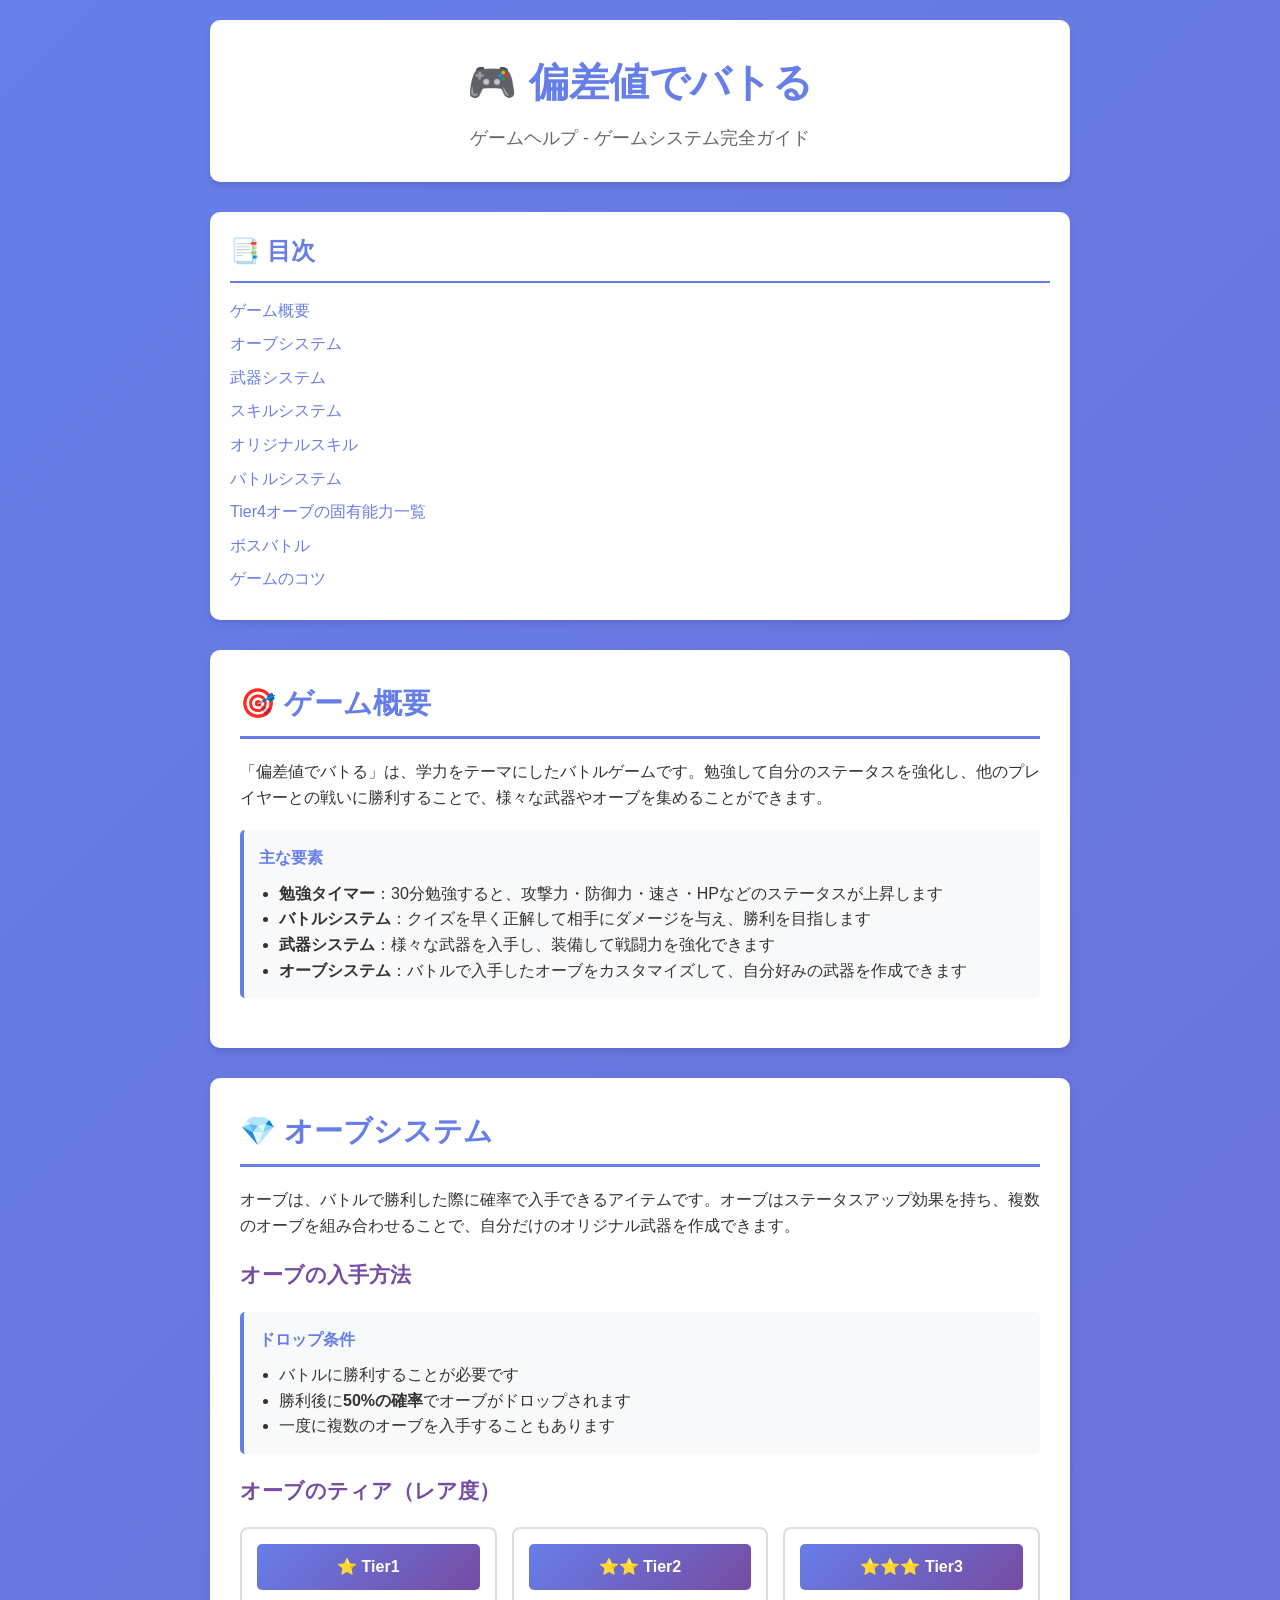
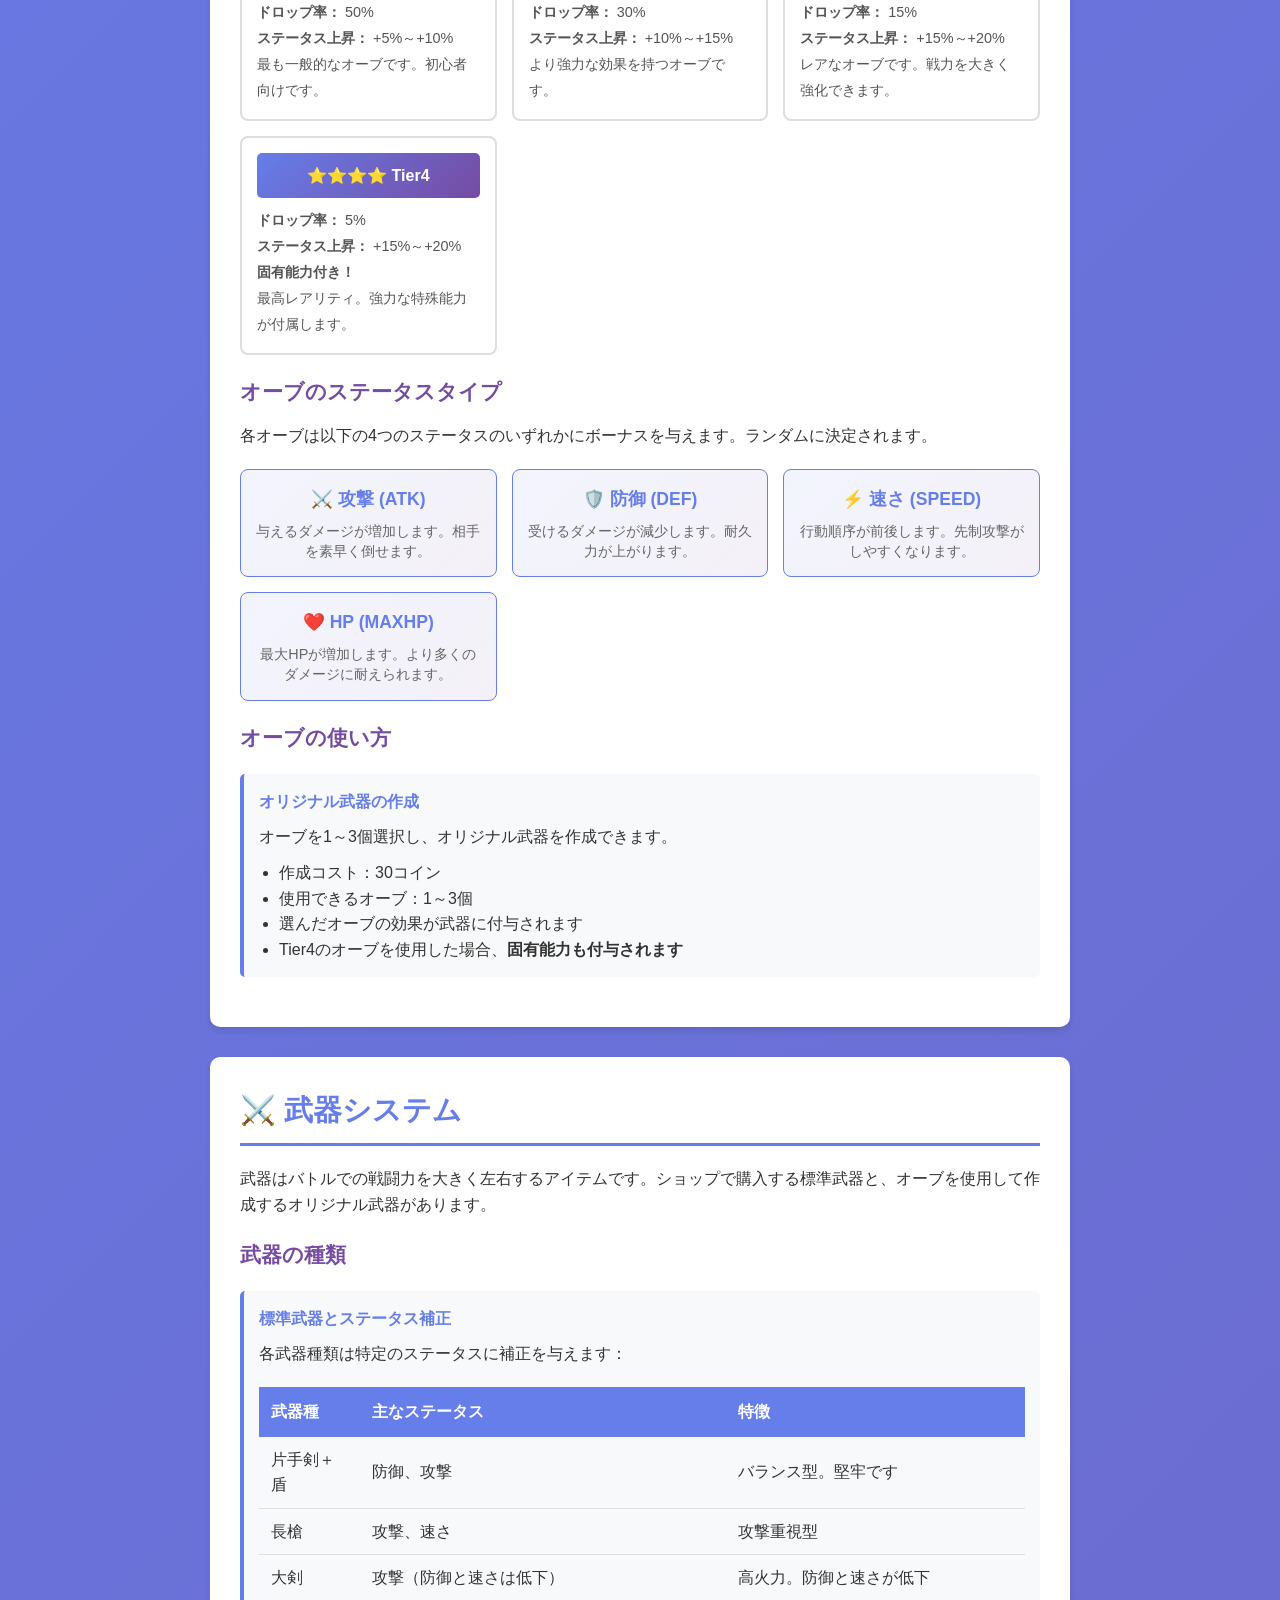
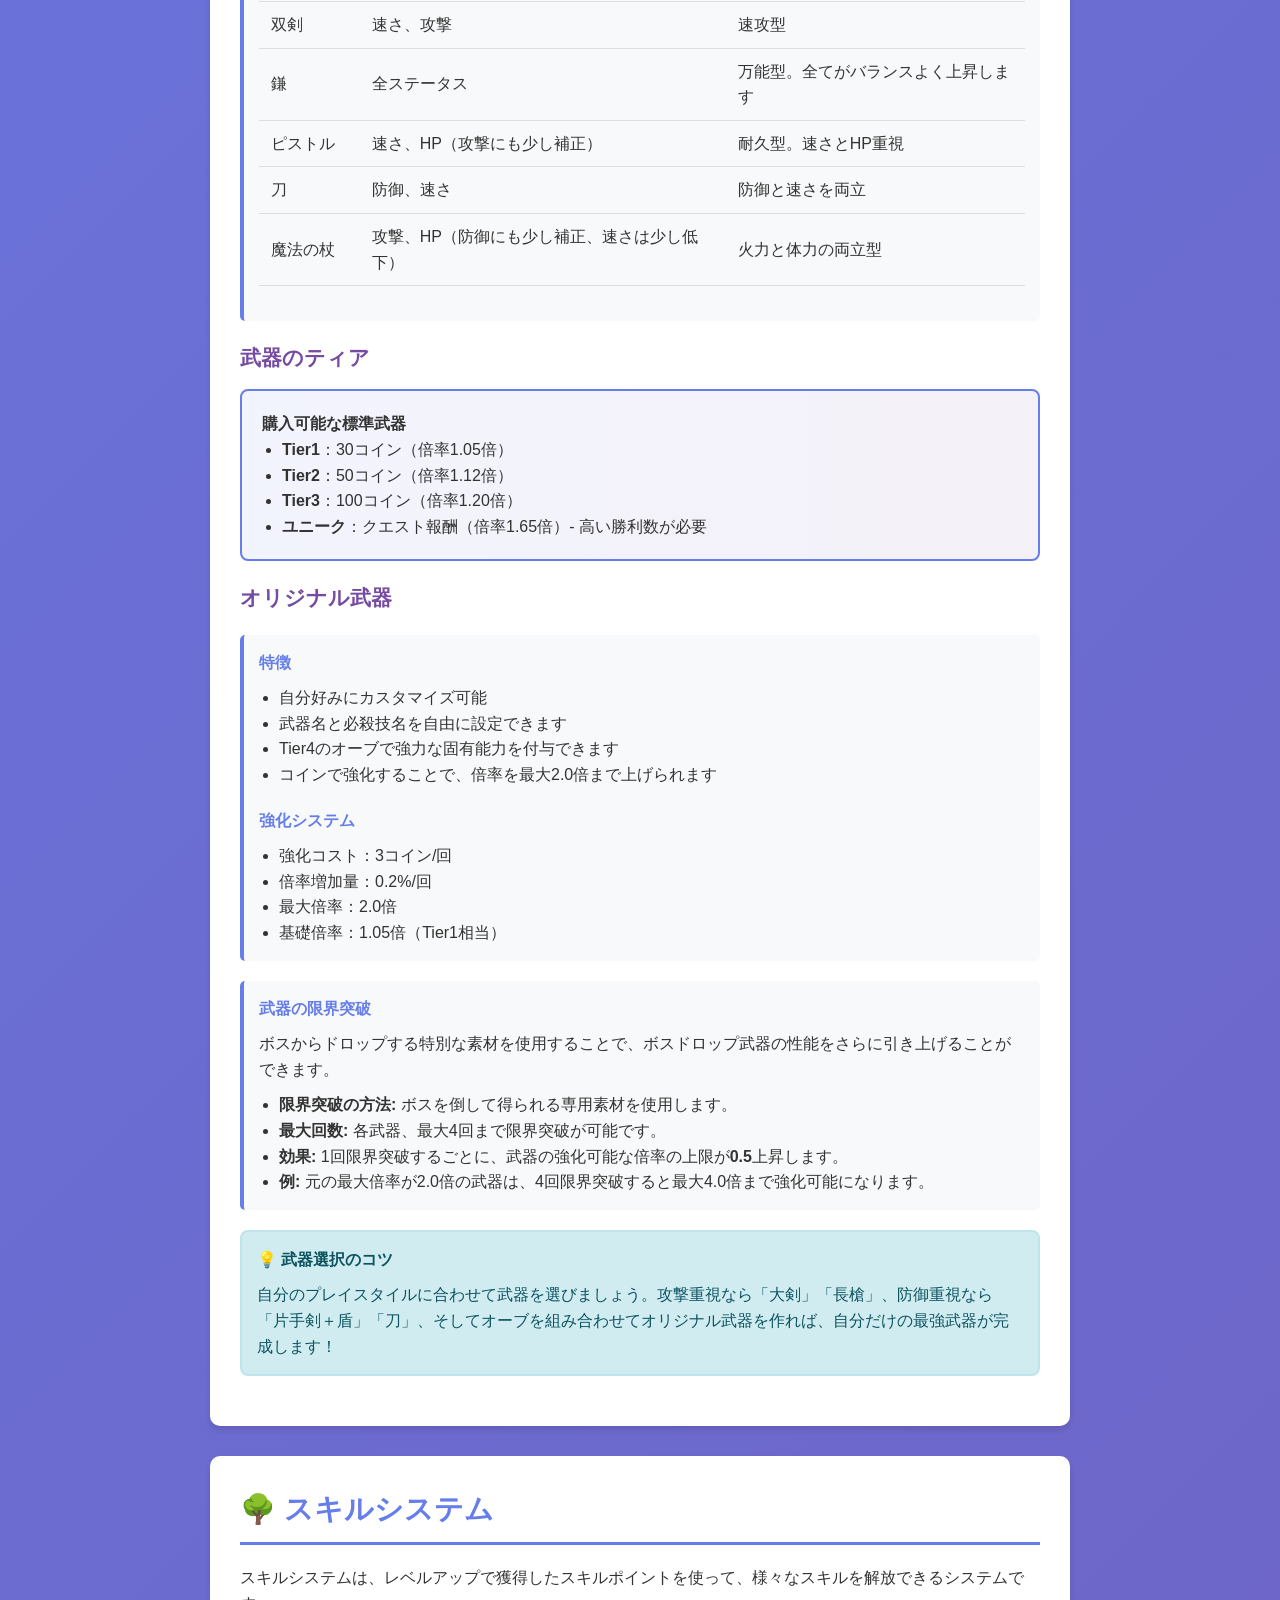
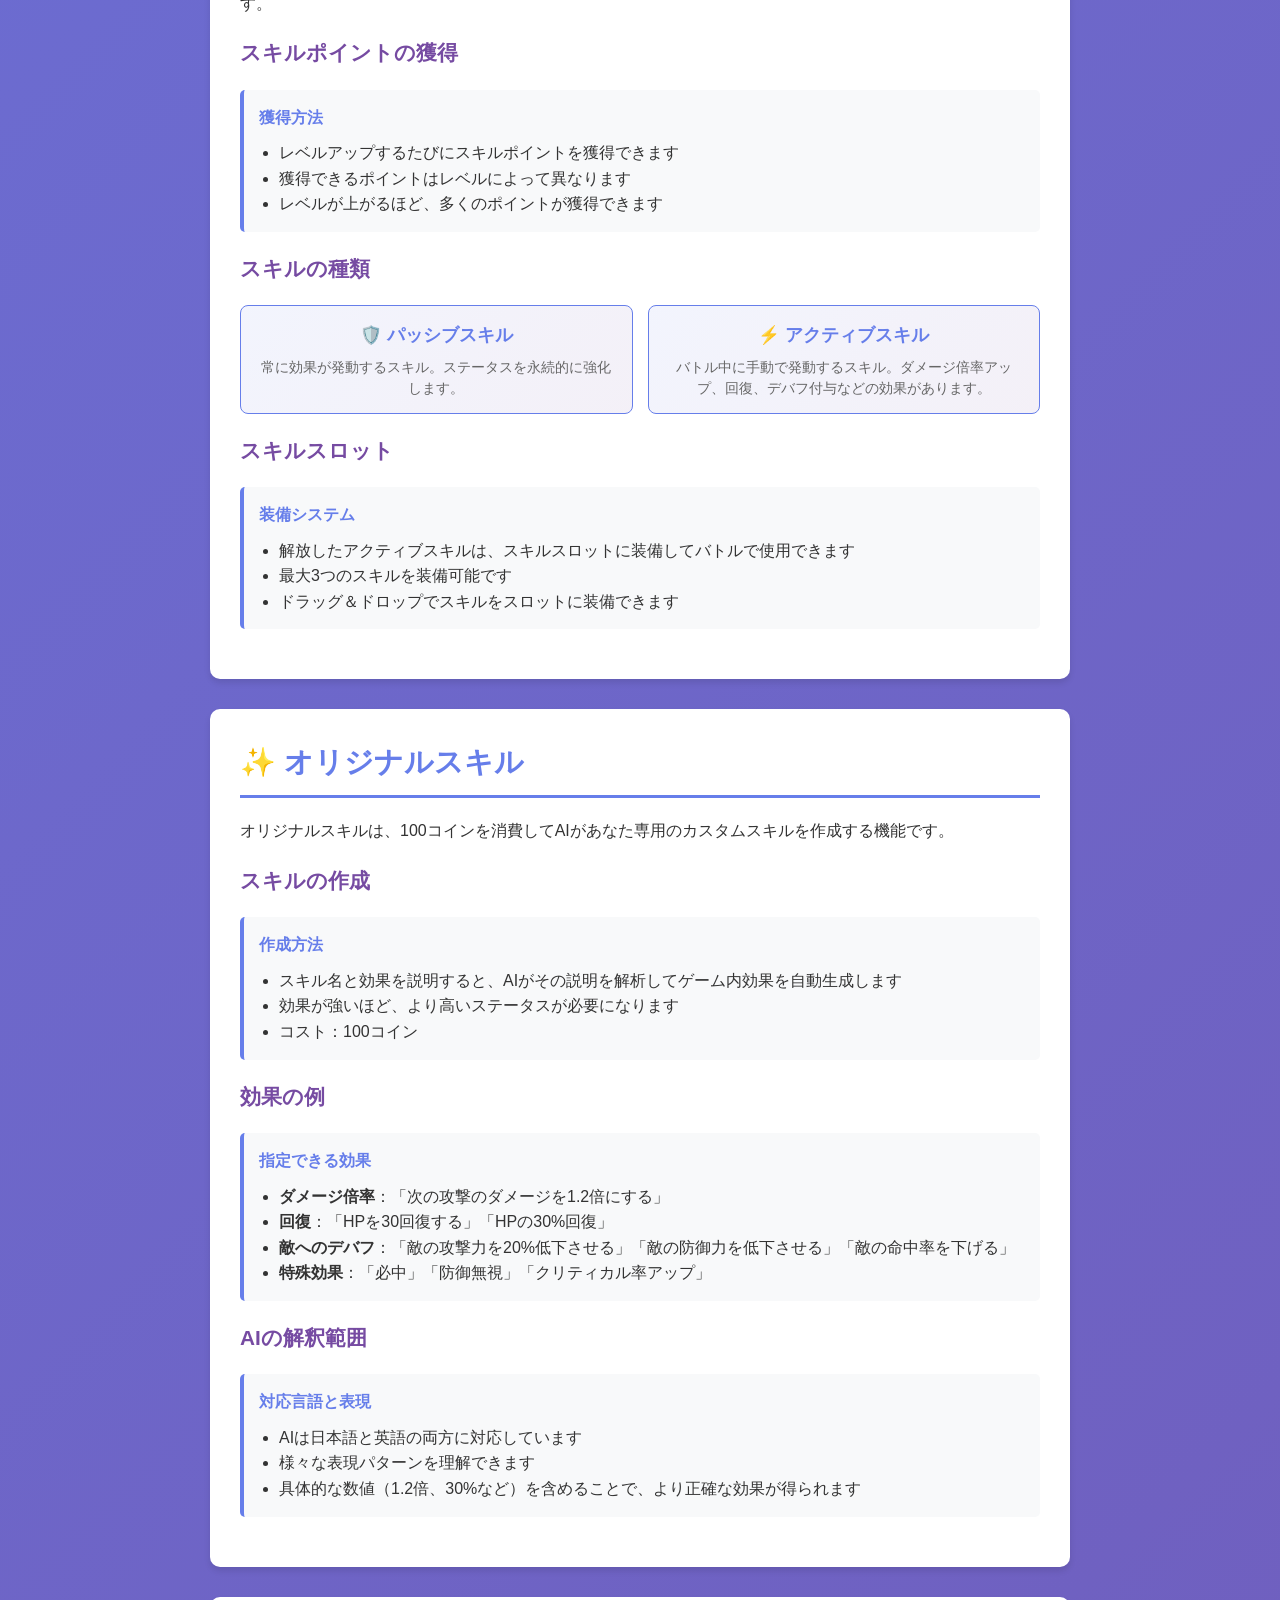
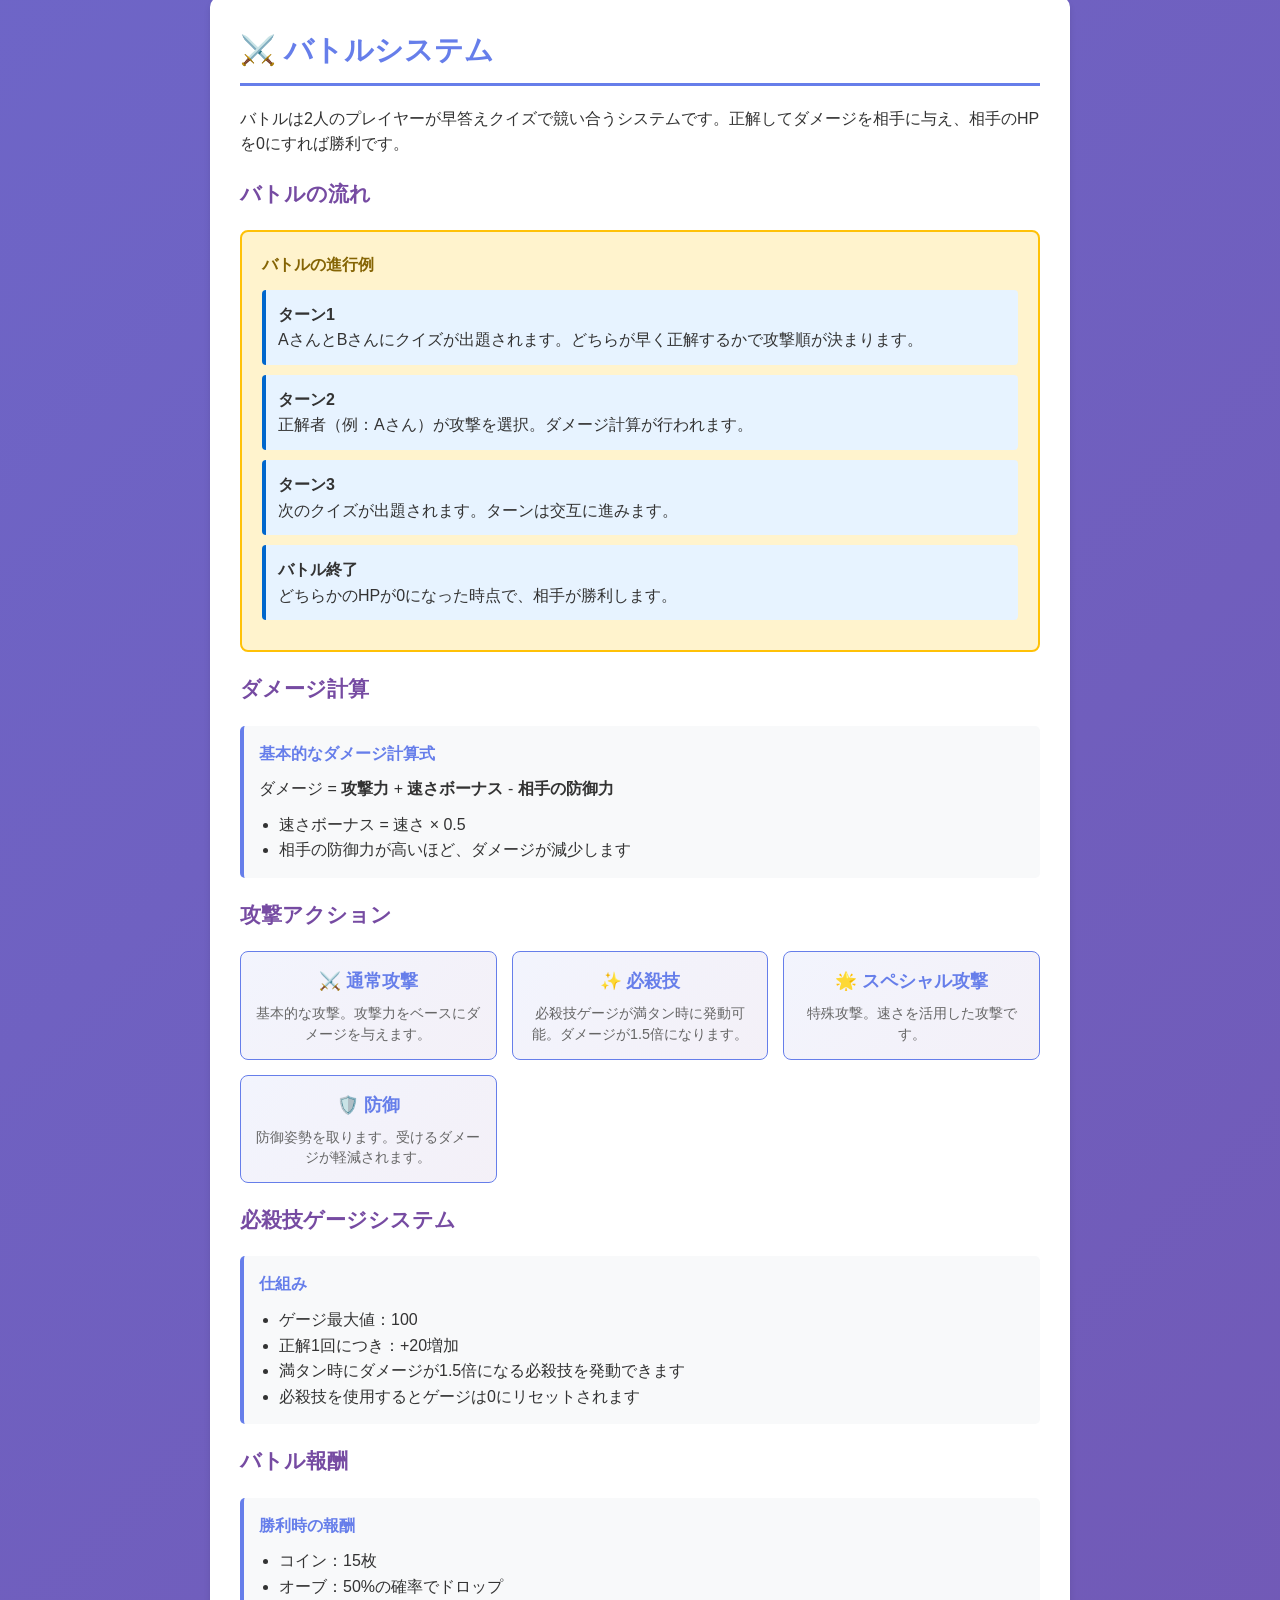
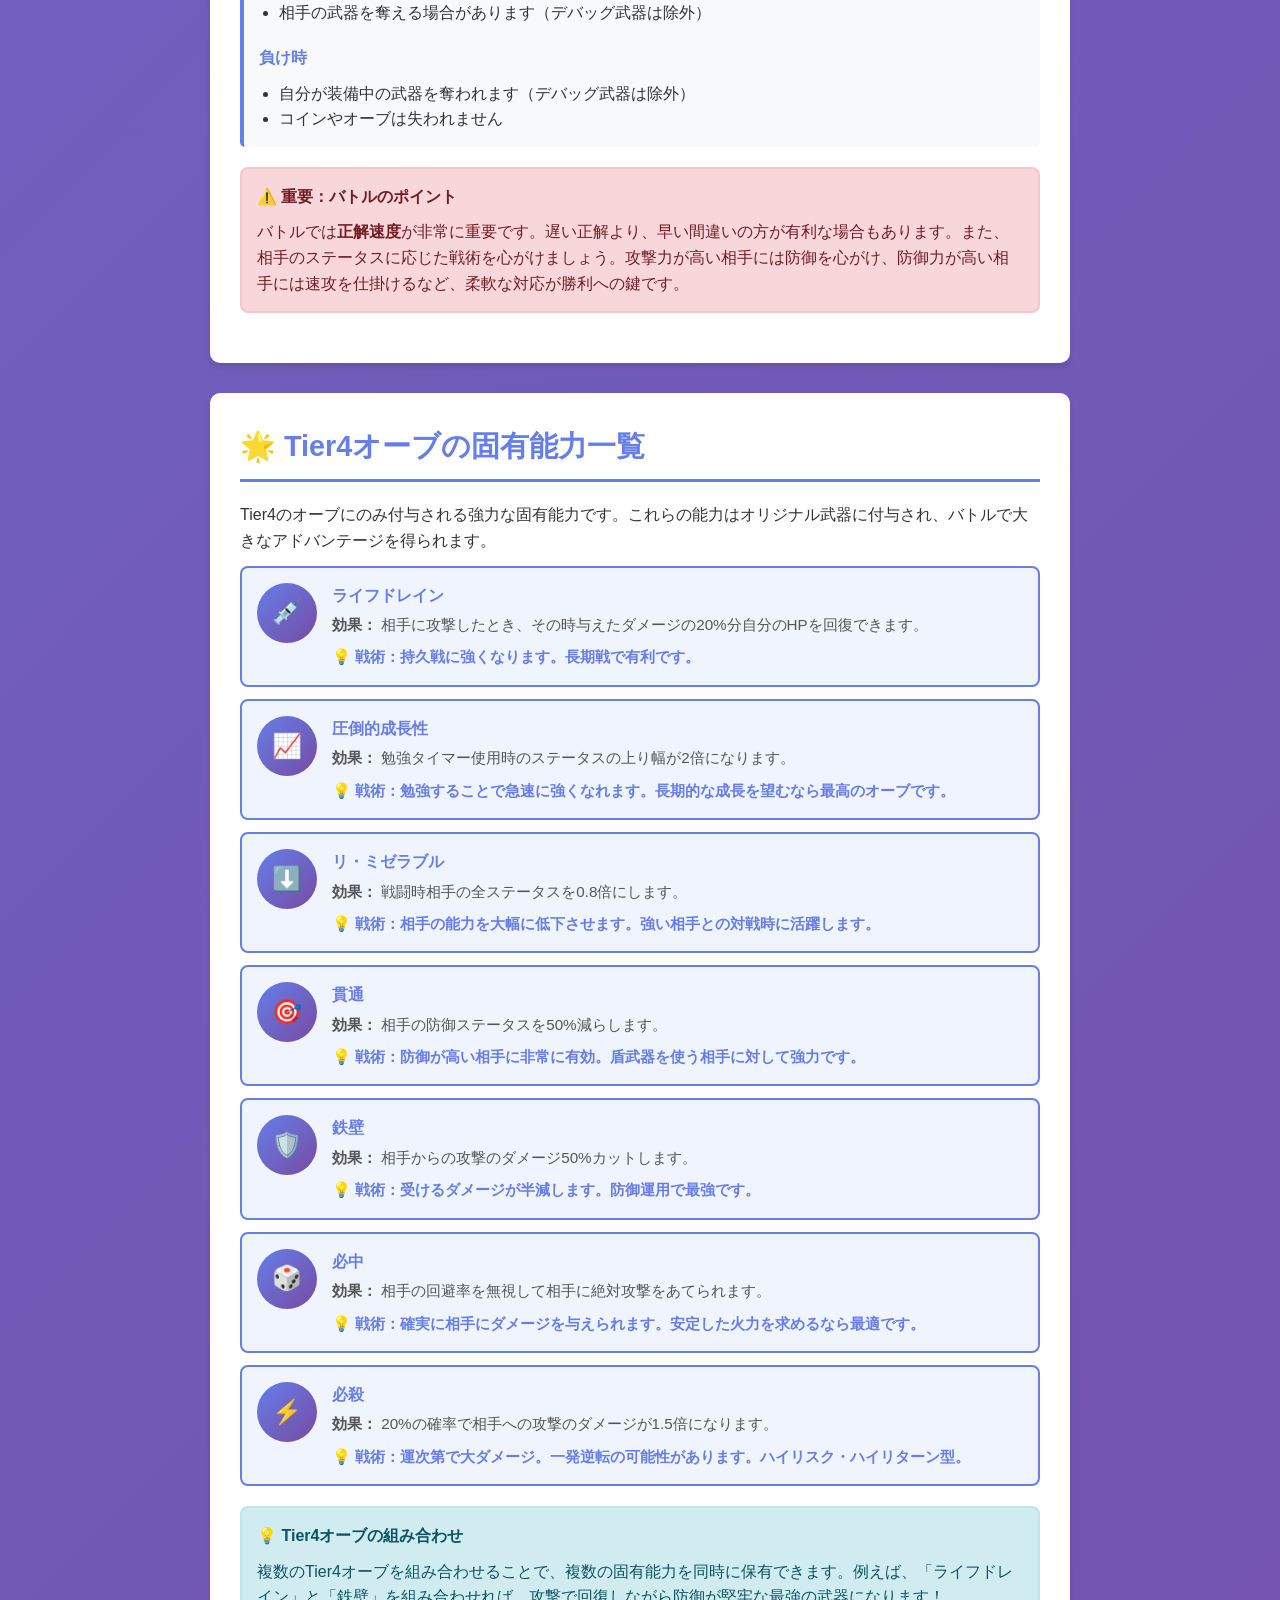
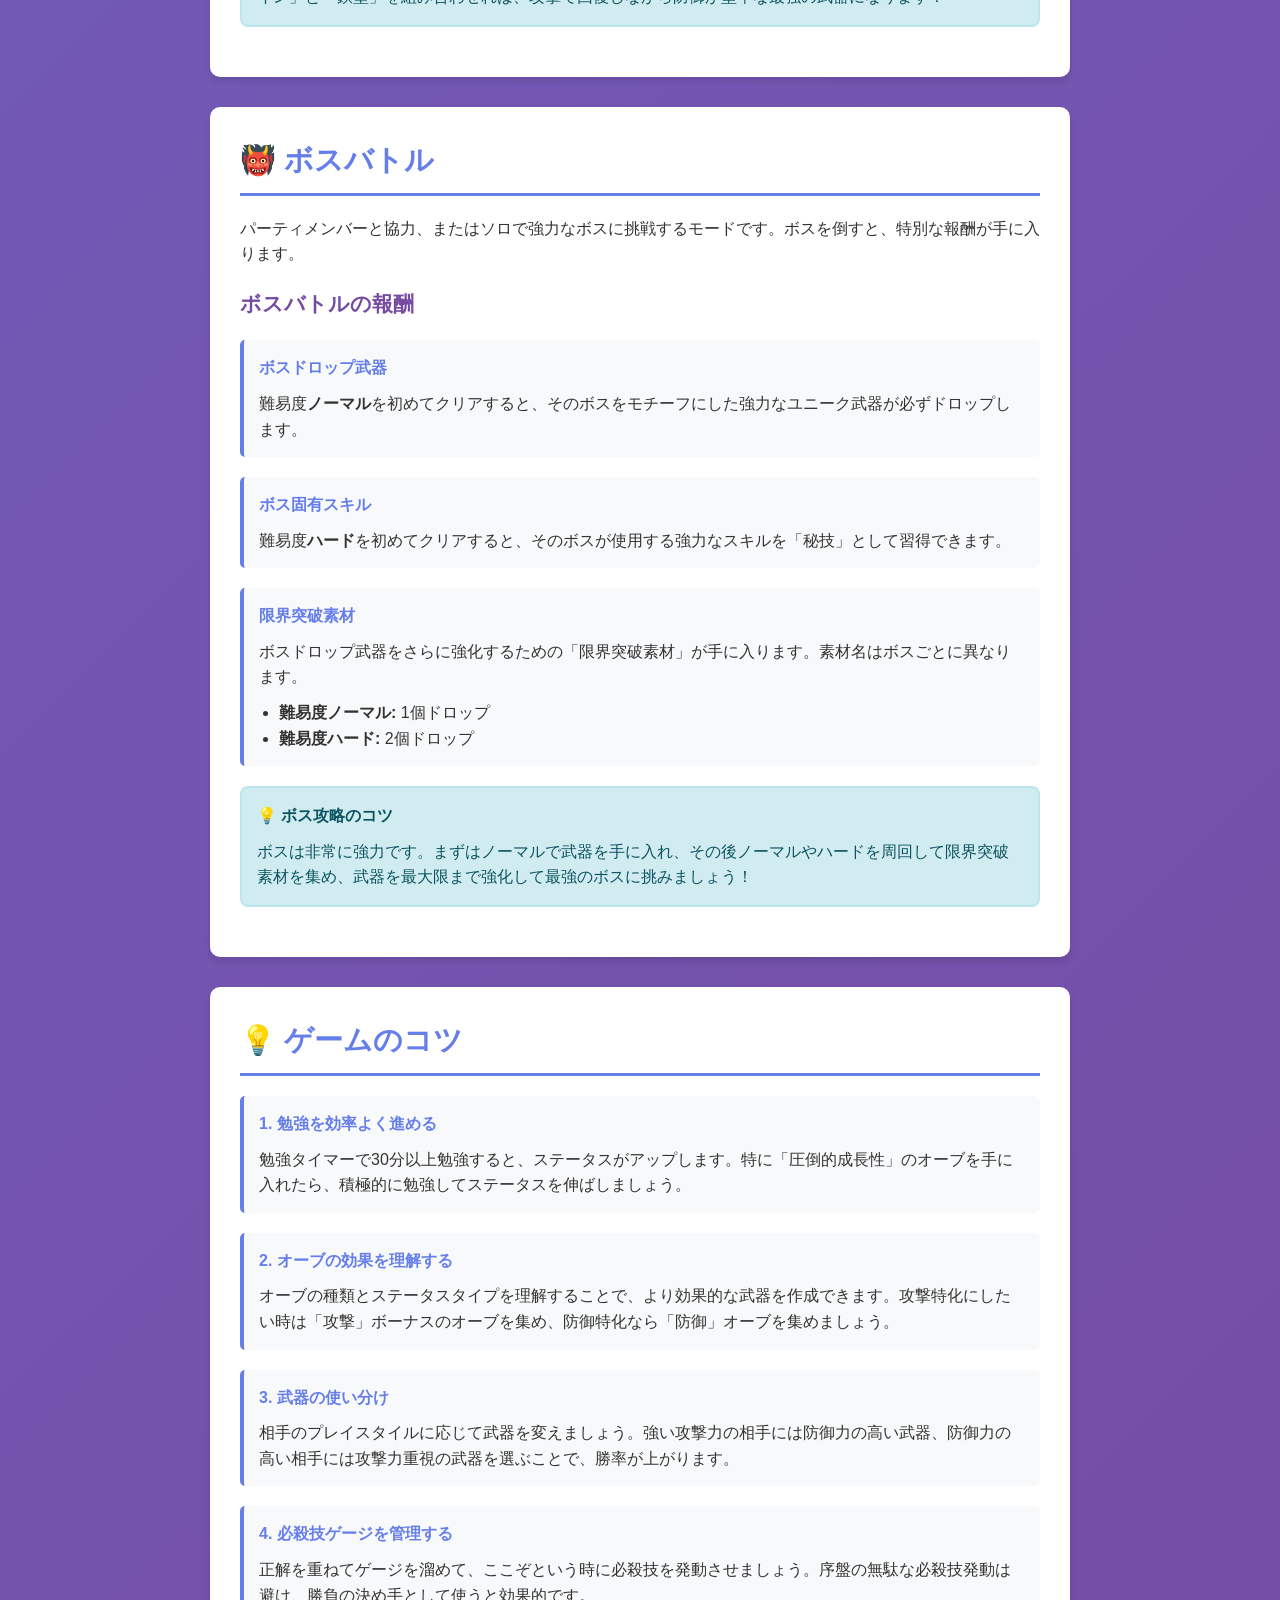
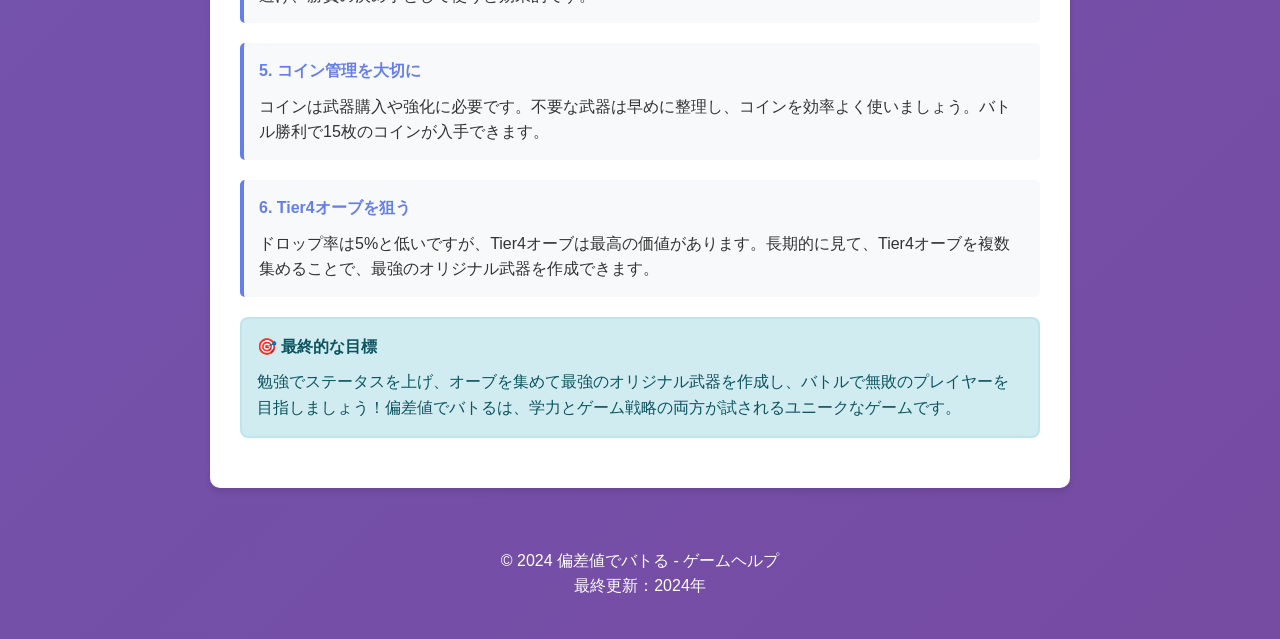
<file: help.html>
<!DOCTYPE html>
<html lang="ja">
<head>
    <meta charset="UTF-8">
    <meta name="viewport" content="width=device-width, initial-scale=1.0">
    <title>偏差値でバトる - ゲームヘルプ</title>
    <style>
        * {
            margin: 0;
            padding: 0;
            box-sizing: border-box;
        }

        body {
            font-family: 'Segoe UI', Tahoma, Geneva, Verdana, sans-serif;
            background: linear-gradient(135deg, #667eea 0%, #764ba2 100%);
            color: #333;
            line-height: 1.6;
        }

        .container {
            max-width: 900px;
            margin: 0 auto;
            padding: 20px;
        }

        header {
            background: white;
            padding: 30px;
            border-radius: 10px;
            margin-bottom: 30px;
            box-shadow: 0 4px 6px rgba(0, 0, 0, 0.1);
            text-align: center;
        }

        header h1 {
            color: #667eea;
            margin-bottom: 10px;
            font-size: 2.5em;
        }

        header p {
            color: #666;
            font-size: 1.1em;
        }

        .toc {
            background: white;
            padding: 20px;
            border-radius: 10px;
            margin-bottom: 30px;
            box-shadow: 0 4px 6px rgba(0, 0, 0, 0.1);
        }

        .toc h2 {
            color: #667eea;
            margin-bottom: 15px;
            border-bottom: 2px solid #667eea;
            padding-bottom: 10px;
        }

        .toc ul {
            list-style: none;
        }

        .toc li {
            margin: 8px 0;
        }

        .toc a {
            color: #667eea;
            text-decoration: none;
            font-weight: 500;
        }

        .toc a:hover {
            text-decoration: underline;
        }

        .section {
            background: white;
            padding: 30px;
            border-radius: 10px;
            margin-bottom: 30px;
            box-shadow: 0 4px 6px rgba(0, 0, 0, 0.1);
        }

        .section h2 {
            color: #667eea;
            margin-bottom: 20px;
            border-bottom: 3px solid #667eea;
            padding-bottom: 10px;
            font-size: 1.8em;
        }

        .section h3 {
            color: #764ba2;
            margin-top: 20px;
            margin-bottom: 15px;
            font-size: 1.3em;
        }

        .subsection {
            margin: 20px 0;
            padding: 15px;
            background: #f8f9fa;
            border-left: 4px solid #667eea;
            border-radius: 5px;
        }

        .subsection h4 {
            color: #667eea;
            margin-bottom: 10px;
        }

        .ability-box {
            background: #f0f4ff;
            border: 2px solid #667eea;
            border-radius: 8px;
            padding: 15px;
            margin: 12px 0;
            display: flex;
            gap: 15px;
        }

        .ability-icon {
            min-width: 60px;
            width: 60px;
            height: 60px;
            background: linear-gradient(135deg, #667eea, #764ba2);
            border-radius: 50%;
            display: flex;
            align-items: center;
            justify-content: center;
            color: white;
            font-weight: bold;
            font-size: 1.5em;
        }

        .ability-content h4 {
            color: #667eea;
            margin-bottom: 5px;
        }

        .ability-content p {
            color: #555;
            font-size: 0.95em;
        }

        .stat-info {
            display: grid;
            grid-template-columns: repeat(auto-fit, minmax(200px, 1fr));
            gap: 15px;
            margin: 20px 0;
        }

        .stat-card {
            background: linear-gradient(135deg, #667eea15, #764ba215);
            border: 1px solid #667eea;
            border-radius: 8px;
            padding: 15px;
            text-align: center;
        }

        .stat-card h4 {
            color: #667eea;
            margin-bottom: 8px;
            font-size: 1.1em;
        }

        .stat-card .description {
            color: #666;
            font-size: 0.9em;
            line-height: 1.4;
        }

        .tier-info {
            background: linear-gradient(to right, #667eea15, #764ba215);
            border: 2px solid #667eea;
            border-radius: 8px;
            padding: 20px;
            margin: 15px 0;
        }

        .tier-list {
            display: grid;
            grid-template-columns: repeat(auto-fit, minmax(220px, 1fr));
            gap: 15px;
            margin: 20px 0;
        }

        .tier-item {
            background: white;
            border: 2px solid #ddd;
            border-radius: 8px;
            padding: 15px;
        }

        .tier-name {
            background: linear-gradient(135deg, #667eea, #764ba2);
            color: white;
            padding: 10px;
            border-radius: 5px;
            font-weight: bold;
            margin-bottom: 10px;
            text-align: center;
        }

        .tier-stats {
            font-size: 0.9em;
            line-height: 1.8;
            color: #555;
        }

        .example-battle {
            background: #fff3cd;
            border: 2px solid #ffc107;
            border-radius: 8px;
            padding: 20px;
            margin: 20px 0;
        }

        .example-battle h4 {
            color: #856404;
            margin-bottom: 12px;
        }

        .example-battle p {
            color: #856404;
            margin: 8px 0;
        }

        .turn-item {
            background: #e7f3ff;
            border-left: 4px solid #0066cc;
            padding: 12px;
            margin: 10px 0;
            border-radius: 4px;
        }

        .important {
            background: #f8d7da;
            border: 2px solid #f5c6cb;
            border-radius: 8px;
            padding: 15px;
            margin: 20px 0;
        }

        .important h4 {
            color: #721c24;
            margin-bottom: 10px;
        }

        .important p {
            color: #721c24;
        }

        .tip {
            background: #d1ecf1;
            border: 2px solid #bee5eb;
            border-radius: 8px;
            padding: 15px;
            margin: 20px 0;
        }

        .tip h4 {
            color: #0c5460;
            margin-bottom: 10px;
        }

        .tip p {
            color: #0c5460;
        }

        footer {
            text-align: center;
            color: white;
            padding: 20px;
            margin-top: 40px;
        }

        table {
            width: 100%;
            border-collapse: collapse;
            margin: 20px 0;
        }

        table th {
            background: #667eea;
            color: white;
            padding: 12px;
            text-align: left;
        }

        table td {
            padding: 10px 12px;
            border-bottom: 1px solid #ddd;
        }

        table tr:nth-child(even) {
            background: #f8f9fa;
        }

        .back-to-top {
            display: inline-block;
            background: #667eea;
            color: white;
            padding: 10px 20px;
            border-radius: 5px;
            text-decoration: none;
            margin-top: 20px;
        }

        .back-to-top:hover {
            background: #764ba2;
        }
    </style>
</head>
<body>
    <div class="container">
        <header>
            <h1>🎮 偏差値でバトる</h1>
            <p>ゲームヘルプ - ゲームシステム完全ガイド</p>
        </header>

        <div class="toc">
            <h2>📑 目次</h2>
            <ul>
                <li><a href="#game-overview">ゲーム概要</a></li>
                <li><a href="#orb-system">オーブシステム</a></li>
                <li><a href="#weapon-system">武器システム</a></li>
                <li><a href="#skill-system">スキルシステム</a></li>
                <li><a href="#custom-skills">オリジナルスキル</a></li>
                <li><a href="#battle-system">バトルシステム</a></li>
                <li><a href="#tier4-abilities">Tier4オーブの固有能力一覧</a></li>
                <li><a href="#boss-battle">ボスバトル</a></li>
                <li><a href="#tips">ゲームのコツ</a></li>
            </ul>
        </div>

        <!-- ゲーム概要 -->
        <div class="section">
            <h2 id="game-overview">🎯 ゲーム概要</h2>
            <p>「偏差値でバトる」は、学力をテーマにしたバトルゲームです。勉強して自分のステータスを強化し、他のプレイヤーとの戦いに勝利することで、様々な武器やオーブを集めることができます。</p>
            
            <div class="subsection">
                <h4>主な要素</h4>
                <ul style="margin-left: 20px; margin-top: 10px;">
                    <li><strong>勉強タイマー</strong>：30分勉強すると、攻撃力・防御力・速さ・HPなどのステータスが上昇します</li>
                    <li><strong>バトルシステム</strong>：クイズを早く正解して相手にダメージを与え、勝利を目指します</li>
                    <li><strong>武器システム</strong>：様々な武器を入手し、装備して戦闘力を強化できます</li>
                    <li><strong>オーブシステム</strong>：バトルで入手したオーブをカスタマイズして、自分好みの武器を作成できます</li>
                </ul>
            </div>
        </div>

        <!-- オーブシステム -->
        <div class="section">
            <h2 id="orb-system">💎 オーブシステム</h2>
            <p>オーブは、バトルで勝利した際に確率で入手できるアイテムです。オーブはステータスアップ効果を持ち、複数のオーブを組み合わせることで、自分だけのオリジナル武器を作成できます。</p>

            <h3>オーブの入手方法</h3>
            <div class="subsection">
                <h4>ドロップ条件</h4>
                <ul style="margin-left: 20px; margin-top: 10px;">
                    <li>バトルに勝利することが必要です</li>
                    <li>勝利後に<strong>50%の確率</strong>でオーブがドロップされます</li>
                    <li>一度に複数のオーブを入手することもあります</li>
                </ul>
            </div>

            <h3>オーブのティア（レア度）</h3>
            <div class="tier-list">
                <div class="tier-item">
                    <div class="tier-name">⭐ Tier1</div>
                    <div class="tier-stats">
                        <p><strong>ドロップ率：</strong> 50%</p>
                        <p><strong>ステータス上昇：</strong> +5%～+10%</p>
                        <p>最も一般的なオーブです。初心者向けです。</p>
                    </div>
                </div>
                <div class="tier-item">
                    <div class="tier-name">⭐⭐ Tier2</div>
                    <div class="tier-stats">
                        <p><strong>ドロップ率：</strong> 30%</p>
                        <p><strong>ステータス上昇：</strong> +10%～+15%</p>
                        <p>より強力な効果を持つオーブです。</p>
                    </div>
                </div>
                <div class="tier-item">
                    <div class="tier-name">⭐⭐⭐ Tier3</div>
                    <div class="tier-stats">
                        <p><strong>ドロップ率：</strong> 15%</p>
                        <p><strong>ステータス上昇：</strong> +15%～+20%</p>
                        <p>レアなオーブです。戦力を大きく強化できます。</p>
                    </div>
                </div>
                <div class="tier-item">
                    <div class="tier-name">⭐⭐⭐⭐ Tier4</div>
                    <div class="tier-stats">
                        <p><strong>ドロップ率：</strong> 5%</p>
                        <p><strong>ステータス上昇：</strong> +15%～+20%</p>
                        <p><strong>固有能力付き！</strong></p>
                        <p>最高レアリティ。強力な特殊能力が付属します。</p>
                    </div>
                </div>
            </div>

            <h3>オーブのステータスタイプ</h3>
            <p>各オーブは以下の4つのステータスのいずれかにボーナスを与えます。ランダムに決定されます。</p>
            <div class="stat-info">
                <div class="stat-card">
                    <h4>⚔️ 攻撃 (ATK)</h4>
                    <div class="description">与えるダメージが増加します。相手を素早く倒せます。</div>
                </div>
                <div class="stat-card">
                    <h4>🛡️ 防御 (DEF)</h4>
                    <div class="description">受けるダメージが減少します。耐久力が上がります。</div>
                </div>
                <div class="stat-card">
                    <h4>⚡ 速さ (SPEED)</h4>
                    <div class="description">行動順序が前後します。先制攻撃がしやすくなります。</div>
                </div>
                <div class="stat-card">
                    <h4>❤️ HP (MAXHP)</h4>
                    <div class="description">最大HPが増加します。より多くのダメージに耐えられます。</div>
                </div>
            </div>

            <h3>オーブの使い方</h3>
            <div class="subsection">
                <h4>オリジナル武器の作成</h4>
                <p>オーブを1～3個選択し、オリジナル武器を作成できます。</p>
                <ul style="margin-left: 20px; margin-top: 10px;">
                    <li>作成コスト：30コイン</li>
                    <li>使用できるオーブ：1～3個</li>
                    <li>選んだオーブの効果が武器に付与されます</li>
                    <li>Tier4のオーブを使用した場合、<strong>固有能力も付与されます</strong></li>
                </ul>
            </div>
        </div>

        <!-- 武器システム -->
        <div class="section">
            <h2 id="weapon-system">⚔️ 武器システム</h2>
            <p>武器はバトルでの戦闘力を大きく左右するアイテムです。ショップで購入する標準武器と、オーブを使用して作成するオリジナル武器があります。</p>

            <h3>武器の種類</h3>
            <div class="subsection">
                <h4>標準武器とステータス補正</h4>
                <p>各武器種類は特定のステータスに補正を与えます：</p>
                <table>
                    <tr>
                        <th>武器種</th>
                        <th>主なステータス</th>
                        <th>特徴</th>
                    </tr>
                    <tr>
                        <td>片手剣＋盾</td>
                        <td>防御、攻撃</td>
                        <td>バランス型。堅牢です</td>
                    </tr>
                    <tr>
                        <td>長槍</td>
                        <td>攻撃、速さ</td>
                        <td>攻撃重視型</td>
                    </tr>
                    <tr>
                        <td>大剣</td>
                        <td>攻撃（防御と速さは低下）</td>
                        <td>高火力。防御と速さが低下</td>
                    </tr>
                    <tr>
                        <td>双剣</td>
                        <td>速さ、攻撃</td>
                        <td>速攻型</td>
                    </tr>
                    <tr>
                        <td>鎌</td>
                        <td>全ステータス</td>
                        <td>万能型。全てがバランスよく上昇します</td>
                    </tr>
                    <tr>
                        <td>ピストル</td>
                        <td>速さ、HP（攻撃にも少し補正）</td>
                        <td>耐久型。速さとHP重視</td>
                    </tr>
                    <tr>
                        <td>刀</td>
                        <td>防御、速さ</td>
                        <td>防御と速さを両立</td>
                    </tr>
                    <tr>
                        <td>魔法の杖</td>
                        <td>攻撃、HP（防御にも少し補正、速さは少し低下）</td>
                        <td>火力と体力の両立型</td>
                    </tr>
                </table>
            </div>

            <h3>武器のティア</h3>
            <div class="tier-info">
                <h4>購入可能な標準武器</h4>
                <ul style="margin-left: 20px;">
                    <li><strong>Tier1</strong>：30コイン（倍率1.05倍）</li>
                    <li><strong>Tier2</strong>：50コイン（倍率1.12倍）</li>
                    <li><strong>Tier3</strong>：100コイン（倍率1.20倍）</li>
                    <li><strong>ユニーク</strong>：クエスト報酬（倍率1.65倍）- 高い勝利数が必要</li>
                </ul>
            </div>

            <h3>オリジナル武器</h3>
            <div class="subsection">
                <h4>特徴</h4>
                <ul style="margin-left: 20px; margin-top: 10px;">
                    <li>自分好みにカスタマイズ可能</li>
                    <li>武器名と必殺技名を自由に設定できます</li>
                    <li>Tier4のオーブで強力な固有能力を付与できます</li>
                    <li>コインで強化することで、倍率を最大2.0倍まで上げられます</li>
                </ul>

                <h4 style="margin-top: 20px;">強化システム</h4>
                <ul style="margin-left: 20px; margin-top: 10px;">
                    <li>強化コスト：3コイン/回</li>
                    <li>倍率増加量：0.2%/回</li>
                    <li>最大倍率：2.0倍</li>
                    <li>基礎倍率：1.05倍（Tier1相当）</li>
                </ul>
            </div>

            <div class="subsection">
                <h4>武器の限界突破</h4>
                <p>ボスからドロップする特別な素材を使用することで、ボスドロップ武器の性能をさらに引き上げることができます。</p>
                <ul style="margin-left: 20px; margin-top: 10px;">
                    <li><strong>限界突破の方法:</strong> ボスを倒して得られる専用素材を使用します。</li>
                    <li><strong>最大回数:</strong> 各武器、最大4回まで限界突破が可能です。</li>
                    <li><strong>効果:</strong> 1回限界突破するごとに、武器の強化可能な倍率の上限が<strong>0.5</strong>上昇します。</li>
                    <li><strong>例:</strong> 元の最大倍率が2.0倍の武器は、4回限界突破すると最大4.0倍まで強化可能になります。</li>
                </ul>
            </div>

            <div class="tip">
                <h4>💡 武器選択のコツ</h4>
                <p>自分のプレイスタイルに合わせて武器を選びましょう。攻撃重視なら「大剣」「長槍」、防御重視なら「片手剣＋盾」「刀」、そしてオーブを組み合わせてオリジナル武器を作れば、自分だけの最強武器が完成します！</p>
            </div>
        </div>

        <!-- スキルシステム -->
        <div class="section">
            <h2 id="skill-system">🌳 スキルシステム</h2>
            <p>スキルシステムは、レベルアップで獲得したスキルポイントを使って、様々なスキルを解放できるシステムです。</p>

            <h3>スキルポイントの獲得</h3>
            <div class="subsection">
                <h4>獲得方法</h4>
                <ul style="margin-left: 20px; margin-top: 10px;">
                    <li>レベルアップするたびにスキルポイントを獲得できます</li>
                    <li>獲得できるポイントはレベルによって異なります</li>
                    <li>レベルが上がるほど、多くのポイントが獲得できます</li>
                </ul>
            </div>

            <h3>スキルの種類</h3>
            <div class="stat-info">
                <div class="stat-card">
                    <h4>🛡️ パッシブスキル</h4>
                    <div class="description">常に効果が発動するスキル。ステータスを永続的に強化します。</div>
                </div>
                <div class="stat-card">
                    <h4>⚡ アクティブスキル</h4>
                    <div class="description">バトル中に手動で発動するスキル。ダメージ倍率アップ、回復、デバフ付与などの効果があります。</div>
                </div>
            </div>

            <h3>スキルスロット</h3>
            <div class="subsection">
                <h4>装備システム</h4>
                <ul style="margin-left: 20px; margin-top: 10px;">
                    <li>解放したアクティブスキルは、スキルスロットに装備してバトルで使用できます</li>
                    <li>最大3つのスキルを装備可能です</li>
                    <li>ドラッグ＆ドロップでスキルをスロットに装備できます</li>
                </ul>
            </div>
        </div>

        <!-- オリジナルスキル -->
        <div class="section">
            <h2 id="custom-skills">✨ オリジナルスキル</h2>
            <p>オリジナルスキルは、100コインを消費してAIがあなた専用のカスタムスキルを作成する機能です。</p>

            <h3>スキルの作成</h3>
            <div class="subsection">
                <h4>作成方法</h4>
                <ul style="margin-left: 20px; margin-top: 10px;">
                    <li>スキル名と効果を説明すると、AIがその説明を解析してゲーム内効果を自動生成します</li>
                    <li>効果が強いほど、より高いステータスが必要になります</li>
                    <li>コスト：100コイン</li>
                </ul>
            </div>

            <h3>効果の例</h3>
            <div class="subsection">
                <h4>指定できる効果</h4>
                <ul style="margin-left: 20px; margin-top: 10px;">
                    <li><strong>ダメージ倍率</strong>：「次の攻撃のダメージを1.2倍にする」</li>
                    <li><strong>回復</strong>：「HPを30回復する」「HPの30%回復」</li>
                    <li><strong>敵へのデバフ</strong>：「敵の攻撃力を20%低下させる」「敵の防御力を低下させる」「敵の命中率を下げる」</li>
                    <li><strong>特殊効果</strong>：「必中」「防御無視」「クリティカル率アップ」</li>
                </ul>
            </div>

            <h3>AIの解釈範囲</h3>
            <div class="subsection">
                <h4>対応言語と表現</h4>
                <ul style="margin-left: 20px; margin-top: 10px;">
                    <li>AIは日本語と英語の両方に対応しています</li>
                    <li>様々な表現パターンを理解できます</li>
                    <li>具体的な数値（1.2倍、30%など）を含めることで、より正確な効果が得られます</li>
                </ul>
            </div>
        </div>

        <!-- バトルシステム -->
        <div class="section">
            <h2 id="battle-system">⚔️ バトルシステム</h2>
            <p>バトルは2人のプレイヤーが早答えクイズで競い合うシステムです。正解してダメージを相手に与え、相手のHPを0にすれば勝利です。</p>

            <h3>バトルの流れ</h3>
            <div class="example-battle">
                <h4>バトルの進行例</h4>
                <div class="turn-item">
                    <strong>ターン1</strong><br>
                    AさんとBさんにクイズが出題されます。どちらが早く正解するかで攻撃順が決まります。
                </div>
                <div class="turn-item">
                    <strong>ターン2</strong><br>
                    正解者（例：Aさん）が攻撃を選択。ダメージ計算が行われます。
                </div>
                <div class="turn-item">
                    <strong>ターン3</strong><br>
                    次のクイズが出題されます。ターンは交互に進みます。
                </div>
                <div class="turn-item">
                    <strong>バトル終了</strong><br>
                    どちらかのHPが0になった時点で、相手が勝利します。
                </div>
            </div>

            <h3>ダメージ計算</h3>
            <div class="subsection">
                <h4>基本的なダメージ計算式</h4>
                <p>ダメージ = <strong>攻撃力</strong> + <strong>速さボーナス</strong> - <strong>相手の防御力</strong></p>
                <ul style="margin-left: 20px; margin-top: 10px;">
                    <li>速さボーナス = 速さ × 0.5</li>
                    <li>相手の防御力が高いほど、ダメージが減少します</li>
                </ul>
            </div>

            <h3>攻撃アクション</h3>
            <div class="stat-info">
                <div class="stat-card">
                    <h4>⚔️ 通常攻撃</h4>
                    <div class="description">基本的な攻撃。攻撃力をベースにダメージを与えます。</div>
                </div>
                <div class="stat-card">
                    <h4>✨ 必殺技</h4>
                    <div class="description">必殺技ゲージが満タン時に発動可能。ダメージが1.5倍になります。</div>
                </div>
                <div class="stat-card">
                    <h4>🌟 スペシャル攻撃</h4>
                    <div class="description">特殊攻撃。速さを活用した攻撃です。</div>
                </div>
                <div class="stat-card">
                    <h4>🛡️ 防御</h4>
                    <div class="description">防御姿勢を取ります。受けるダメージが軽減されます。</div>
                </div>
            </div>

            <h3>必殺技ゲージシステム</h3>
            <div class="subsection">
                <h4>仕組み</h4>
                <ul style="margin-left: 20px; margin-top: 10px;">
                    <li>ゲージ最大値：100</li>
                    <li>正解1回につき：+20増加</li>
                    <li>満タン時にダメージが1.5倍になる必殺技を発動できます</li>
                    <li>必殺技を使用するとゲージは0にリセットされます</li>
                </ul>
            </div>

            <h3>バトル報酬</h3>
            <div class="subsection">
                <h4>勝利時の報酬</h4>
                <ul style="margin-left: 20px; margin-top: 10px;">
                    <li>コイン：15枚</li>
                    <li>オーブ：50%の確率でドロップ</li>
                    <li>相手の武器を奪える場合があります（デバッグ武器は除外）</li>
                </ul>

                <h4 style="margin-top: 20px;">負け時</h4>
                <ul style="margin-left: 20px; margin-top: 10px;">
                    <li>自分が装備中の武器を奪われます（デバッグ武器は除外）</li>
                    <li>コインやオーブは失われません</li>
                </ul>
            </div>

            <div class="important">
                <h4>⚠️ 重要：バトルのポイント</h4>
                <p>バトルでは<strong>正解速度</strong>が非常に重要です。遅い正解より、早い間違いの方が有利な場合もあります。また、相手のステータスに応じた戦術を心がけましょう。攻撃力が高い相手には防御を心がけ、防御力が高い相手には速攻を仕掛けるなど、柔軟な対応が勝利への鍵です。</p>
            </div>
        </div>

        <!-- Tier4オーブの固有能力 -->
        <div class="section">
            <h2 id="tier4-abilities">🌟 Tier4オーブの固有能力一覧</h2>
            <p>Tier4のオーブにのみ付与される強力な固有能力です。これらの能力はオリジナル武器に付与され、バトルで大きなアドバンテージを得られます。</p>

            <div class="ability-box">
                <div class="ability-icon">💉</div>
                <div class="ability-content">
                    <h4>ライフドレイン</h4>
                    <p><strong>効果：</strong> 相手に攻撃したとき、その時与えたダメージの20%分自分のHPを回復できます。</p>
                    <p style="margin-top: 8px; color: #667eea; font-weight: bold;">💡 戦術：持久戦に強くなります。長期戦で有利です。</p>
                </div>
            </div>

            <div class="ability-box">
                <div class="ability-icon">📈</div>
                <div class="ability-content">
                    <h4>圧倒的成長性</h4>
                    <p><strong>効果：</strong> 勉強タイマー使用時のステータスの上り幅が2倍になります。</p>
                    <p style="margin-top: 8px; color: #667eea; font-weight: bold;">💡 戦術：勉強することで急速に強くなれます。長期的な成長を望むなら最高のオーブです。</p>
                </div>
            </div>

            <div class="ability-box">
                <div class="ability-icon">⬇️</div>
                <div class="ability-content">
                    <h4>リ・ミゼラブル</h4>
                    <p><strong>効果：</strong> 戦闘時相手の全ステータスを0.8倍にします。</p>
                    <p style="margin-top: 8px; color: #667eea; font-weight: bold;">💡 戦術：相手の能力を大幅に低下させます。強い相手との対戦時に活躍します。</p>
                </div>
            </div>

            <div class="ability-box">
                <div class="ability-icon">🎯</div>
                <div class="ability-content">
                    <h4>貫通</h4>
                    <p><strong>効果：</strong> 相手の防御ステータスを50%減らします。</p>
                    <p style="margin-top: 8px; color: #667eea; font-weight: bold;">💡 戦術：防御が高い相手に非常に有効。盾武器を使う相手に対して強力です。</p>
                </div>
            </div>

            <div class="ability-box">
                <div class="ability-icon">🛡️</div>
                <div class="ability-content">
                    <h4>鉄壁</h4>
                    <p><strong>効果：</strong> 相手からの攻撃のダメージ50%カットします。</p>
                    <p style="margin-top: 8px; color: #667eea; font-weight: bold;">💡 戦術：受けるダメージが半減します。防御運用で最強です。</p>
                </div>
            </div>

            <div class="ability-box">
                <div class="ability-icon">🎲</div>
                <div class="ability-content">
                    <h4>必中</h4>
                    <p><strong>効果：</strong> 相手の回避率を無視して相手に絶対攻撃をあてられます。</p>
                    <p style="margin-top: 8px; color: #667eea; font-weight: bold;">💡 戦術：確実に相手にダメージを与えられます。安定した火力を求めるなら最適です。</p>
                </div>
            </div>

            <div class="ability-box">
                <div class="ability-icon">⚡</div>
                <div class="ability-content">
                    <h4>必殺</h4>
                    <p><strong>効果：</strong> 20%の確率で相手への攻撃のダメージが1.5倍になります。</p>
                    <p style="margin-top: 8px; color: #667eea; font-weight: bold;">💡 戦術：運次第で大ダメージ。一発逆転の可能性があります。ハイリスク・ハイリターン型。</p>
                </div>
            </div>

            <div class="tip">
                <h4>💡 Tier4オーブの組み合わせ</h4>
                <p>複数のTier4オーブを組み合わせることで、複数の固有能力を同時に保有できます。例えば、「ライフドレイン」と「鉄壁」を組み合わせれば、攻撃で回復しながら防御が堅牢な最強の武器になります！</p>
            </div>
        </div>

        <!-- ボスバトル -->
        <div class="section">
            <h2 id="boss-battle">👹 ボスバトル</h2>
            <p>パーティメンバーと協力、またはソロで強力なボスに挑戦するモードです。ボスを倒すと、特別な報酬が手に入ります。</p>

            <h3>ボスバトルの報酬</h3>
            <div class="subsection">
                <h4>ボスドロップ武器</h4>
                <p>難易度<strong>ノーマル</strong>を初めてクリアすると、そのボスをモチーフにした強力なユニーク武器が必ずドロップします。</p>
            </div>
            <div class="subsection">
                <h4>ボス固有スキル</h4>
                <p>難易度<strong>ハード</strong>を初めてクリアすると、そのボスが使用する強力なスキルを「秘技」として習得できます。</p>
            </div>
            <div class="subsection">
                <h4>限界突破素材</h4>
                <p>ボスドロップ武器をさらに強化するための「限界突破素材」が手に入ります。素材名はボスごとに異なります。</p>
                <ul style="margin-left: 20px; margin-top: 10px;">
                    <li><strong>難易度ノーマル:</strong> 1個ドロップ</li>
                    <li><strong>難易度ハード:</strong> 2個ドロップ</li>
                </ul>
            </div>
            <div class="tip">
                <h4>💡 ボス攻略のコツ</h4>
                <p>ボスは非常に強力です。まずはノーマルで武器を手に入れ、その後ノーマルやハードを周回して限界突破素材を集め、武器を最大限まで強化して最強のボスに挑みましょう！</p>
            </div>
        </div>

        <!-- ゲームのコツ -->
        <div class="section">
            <h2 id="tips">💡 ゲームのコツ</h2>

            <div class="subsection">
                <h4>1. 勉強を効率よく進める</h4>
                <p>勉強タイマーで30分以上勉強すると、ステータスがアップします。特に「圧倒的成長性」のオーブを手に入れたら、積極的に勉強してステータスを伸ばしましょう。</p>
            </div>

            <div class="subsection">
                <h4>2. オーブの効果を理解する</h4>
                <p>オーブの種類とステータスタイプを理解することで、より効果的な武器を作成できます。攻撃特化にしたい時は「攻撃」ボーナスのオーブを集め、防御特化なら「防御」オーブを集めましょう。</p>
            </div>

            <div class="subsection">
                <h4>3. 武器の使い分け</h4>
                <p>相手のプレイスタイルに応じて武器を変えましょう。強い攻撃力の相手には防御力の高い武器、防御力の高い相手には攻撃力重視の武器を選ぶことで、勝率が上がります。</p>
            </div>

            <div class="subsection">
                <h4>4. 必殺技ゲージを管理する</h4>
                <p>正解を重ねてゲージを溜めて、ここぞという時に必殺技を発動させましょう。序盤の無駄な必殺技発動は避け、勝負の決め手として使うと効果的です。</p>
            </div>

            <div class="subsection">
                <h4>5. コイン管理を大切に</h4>
                <p>コインは武器購入や強化に必要です。不要な武器は早めに整理し、コインを効率よく使いましょう。バトル勝利で15枚のコインが入手できます。</p>
            </div>

            <div class="subsection">
                <h4>6. Tier4オーブを狙う</h4>
                <p>ドロップ率は5%と低いですが、Tier4オーブは最高の価値があります。長期的に見て、Tier4オーブを複数集めることで、最強のオリジナル武器を作成できます。</p>
            </div>

            <div class="tip">
                <h4>🎯 最終的な目標</h4>
                <p>勉強でステータスを上げ、オーブを集めて最強のオリジナル武器を作成し、バトルで無敗のプレイヤーを目指しましょう！偏差値でバトるは、学力とゲーム戦略の両方が試されるユニークなゲームです。</p>
            </div>
        </div>

        <footer>
            <p>© 2024 偏差値でバトる - ゲームヘルプ</p>
            <p>最終更新：2024年</p>
        </footer>
    </div>
</body>
</html>
</file>
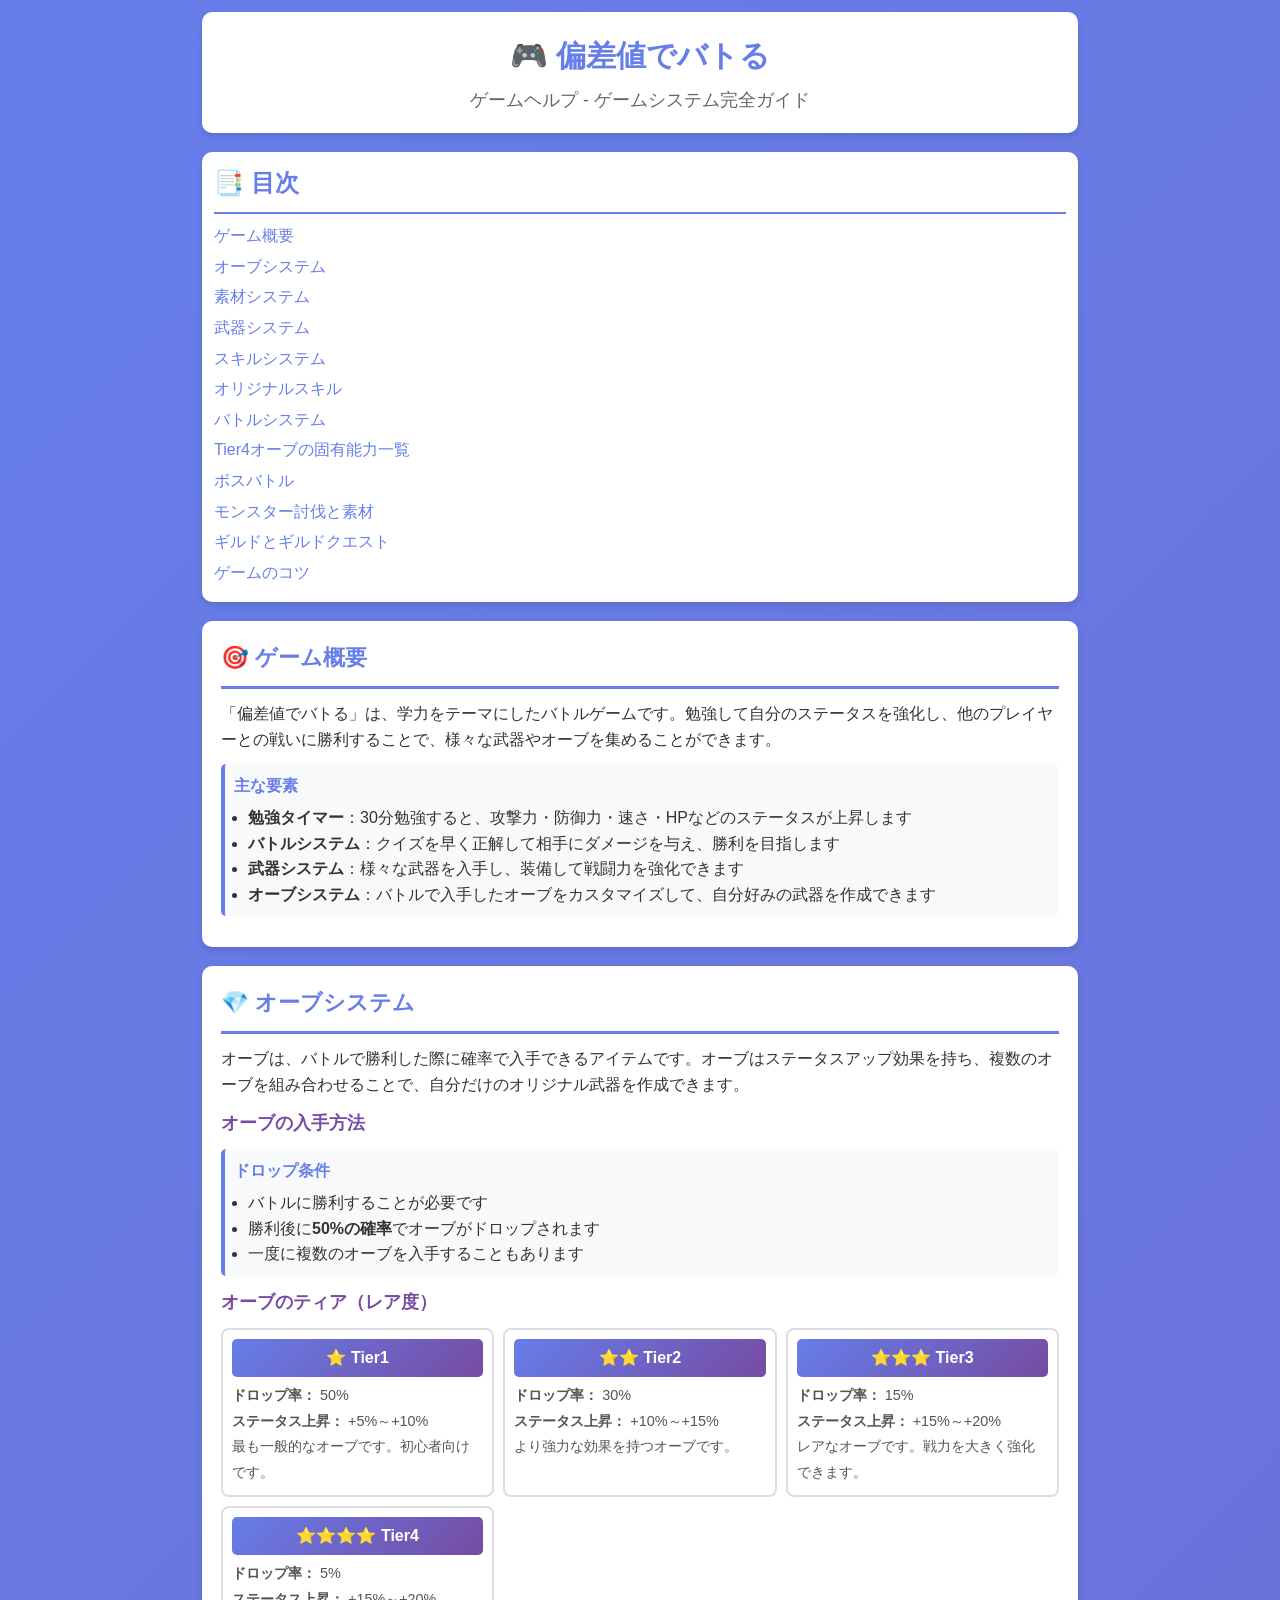
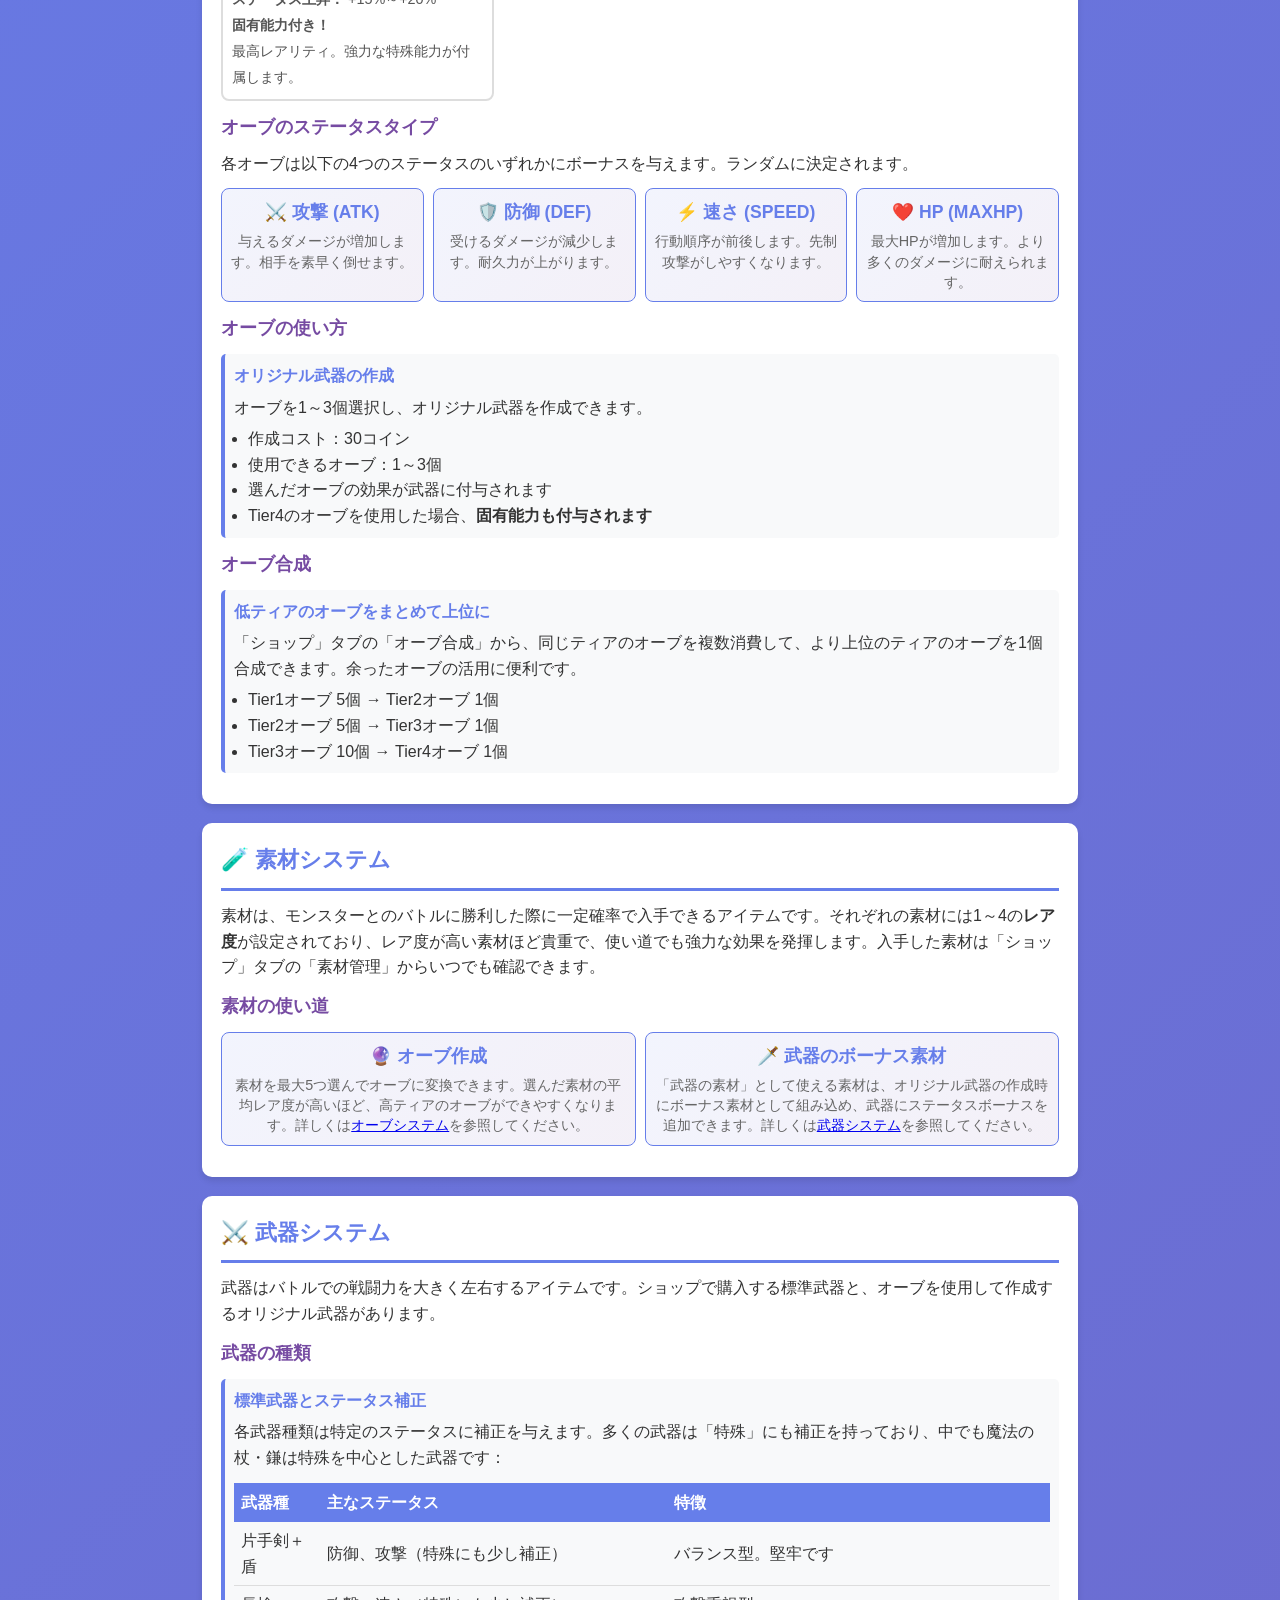
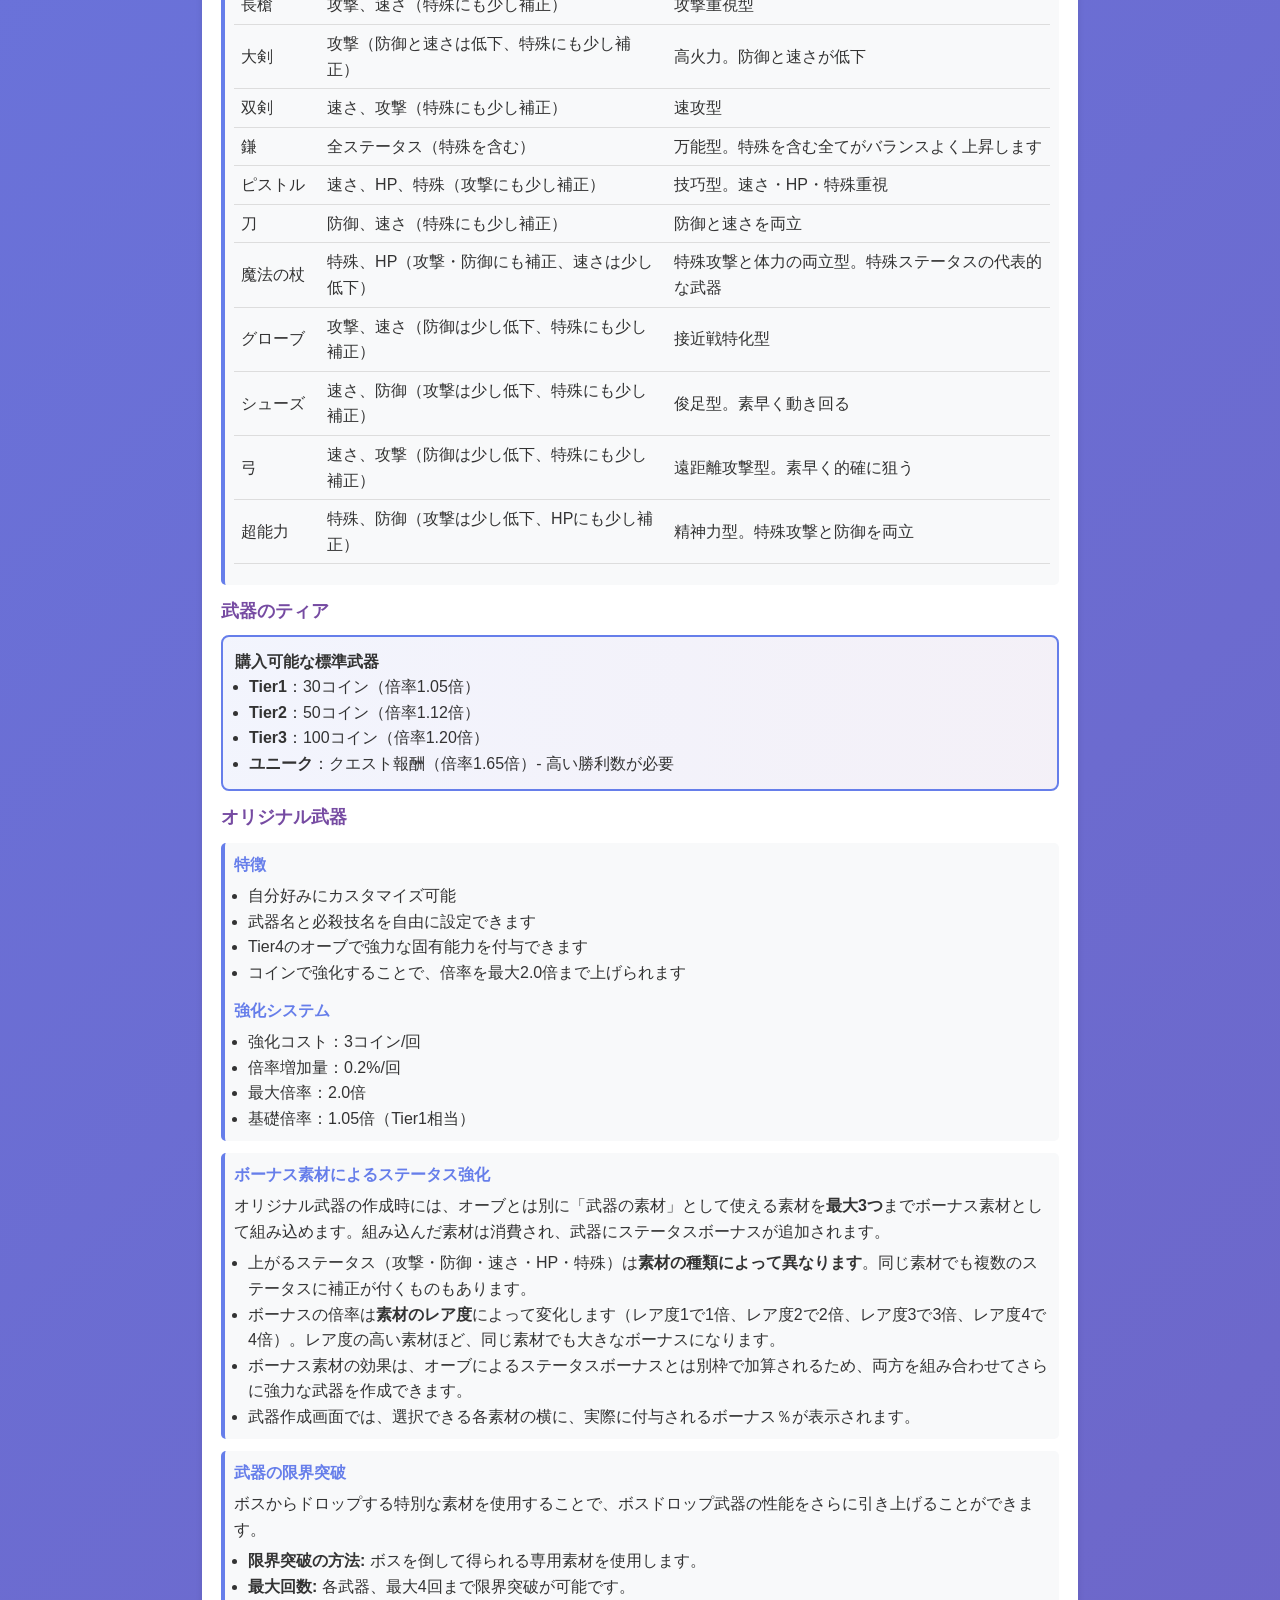
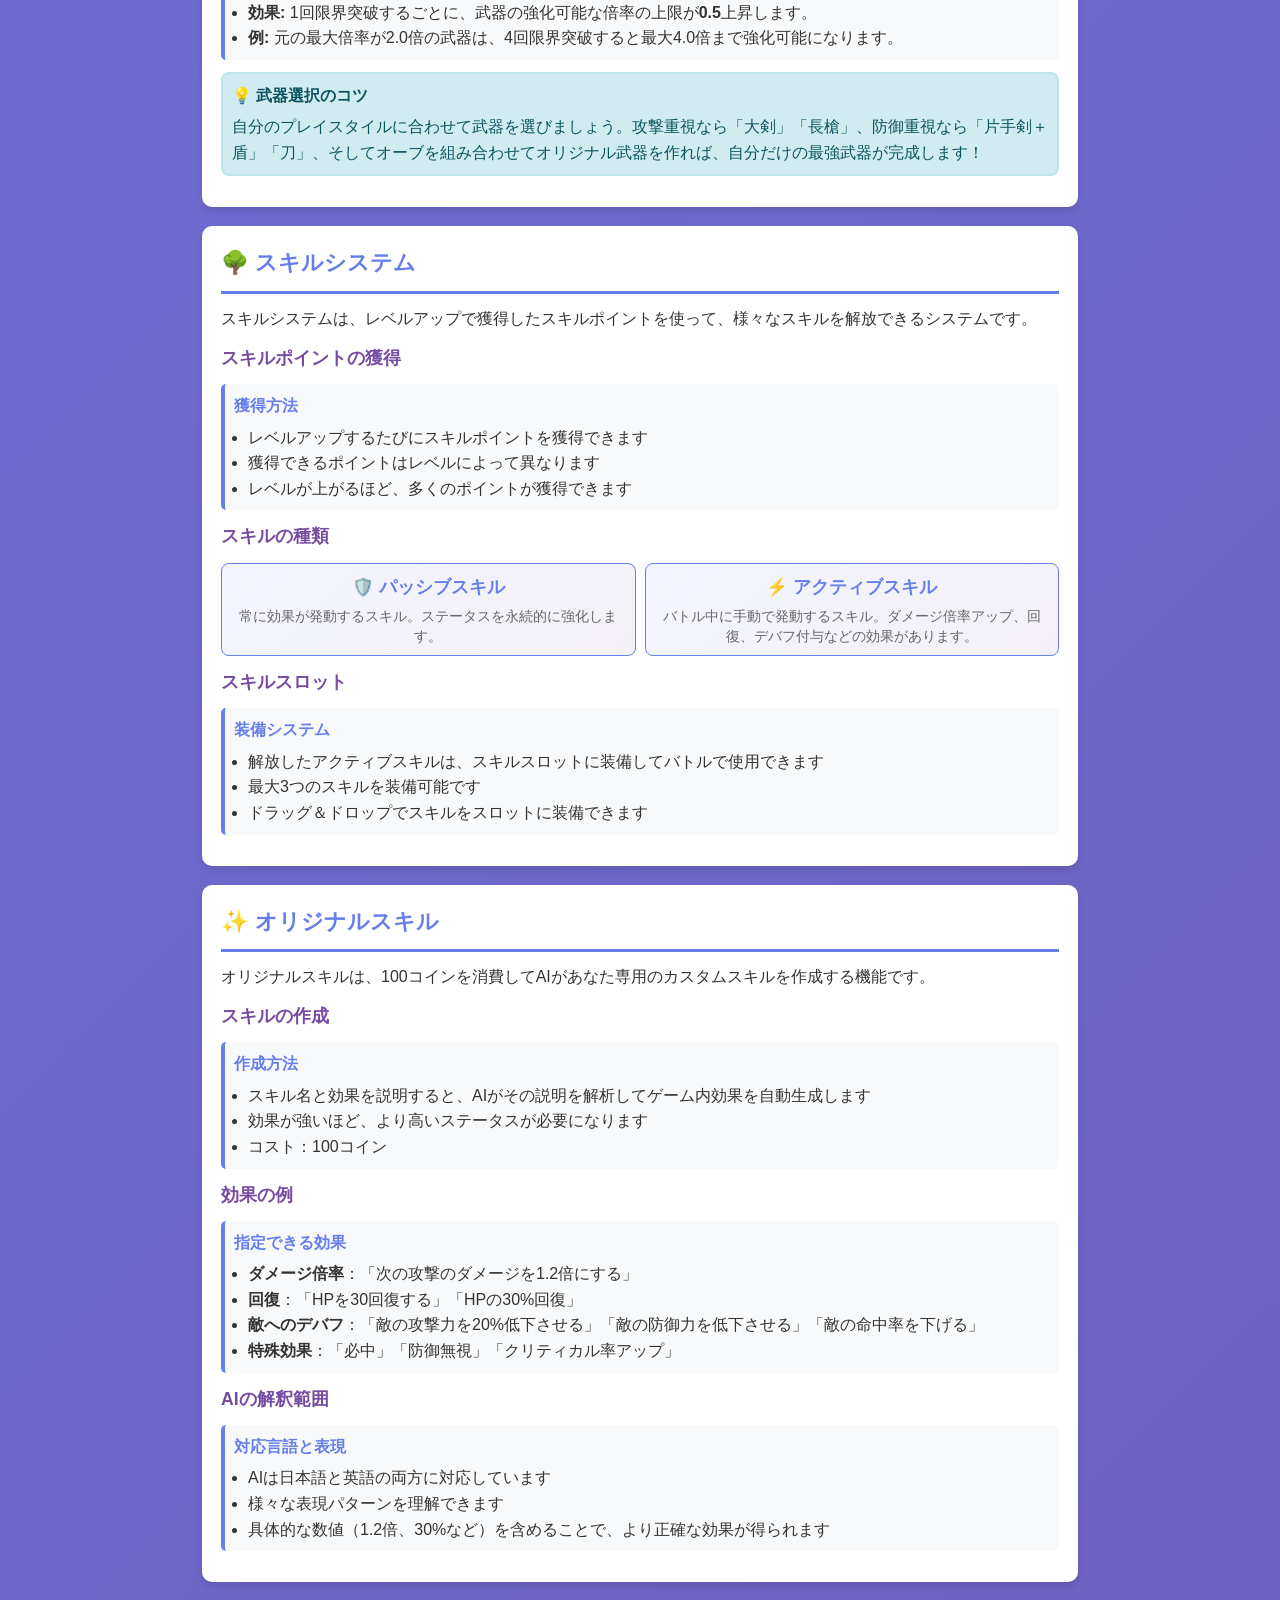
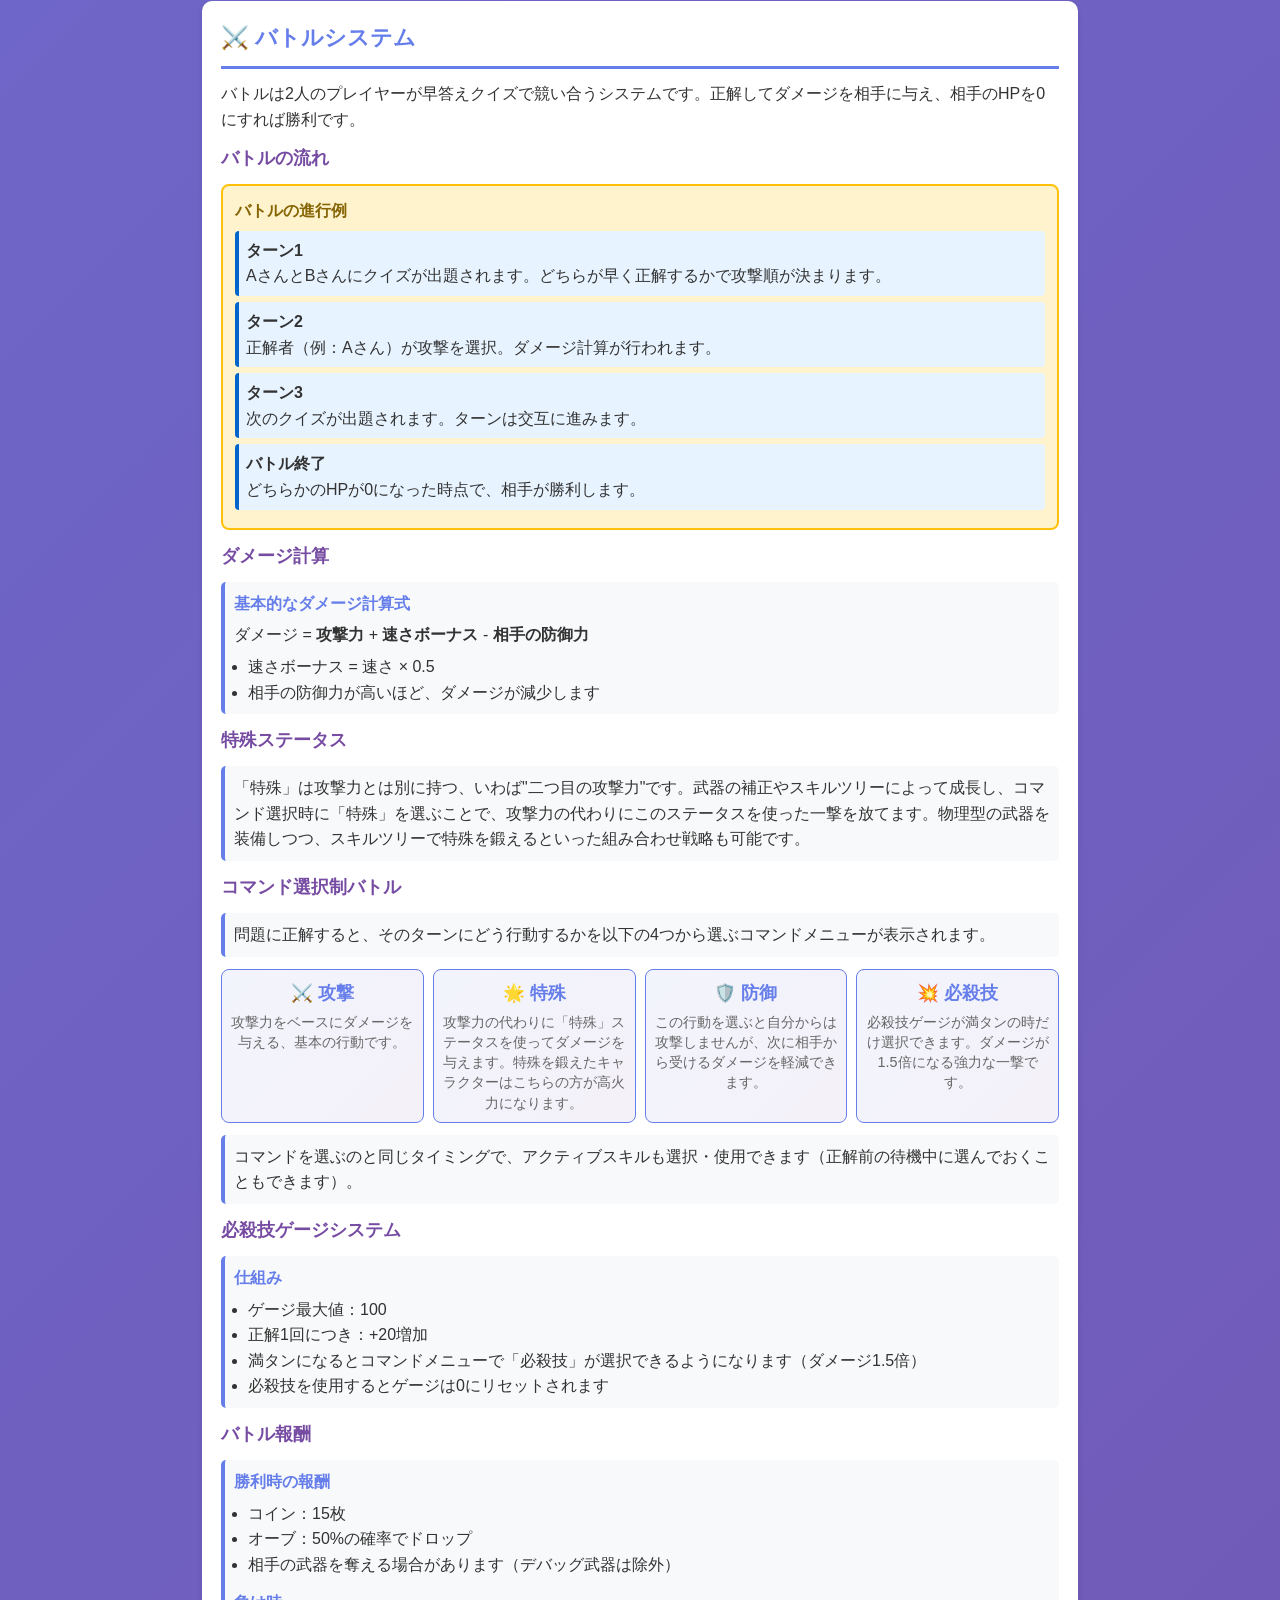
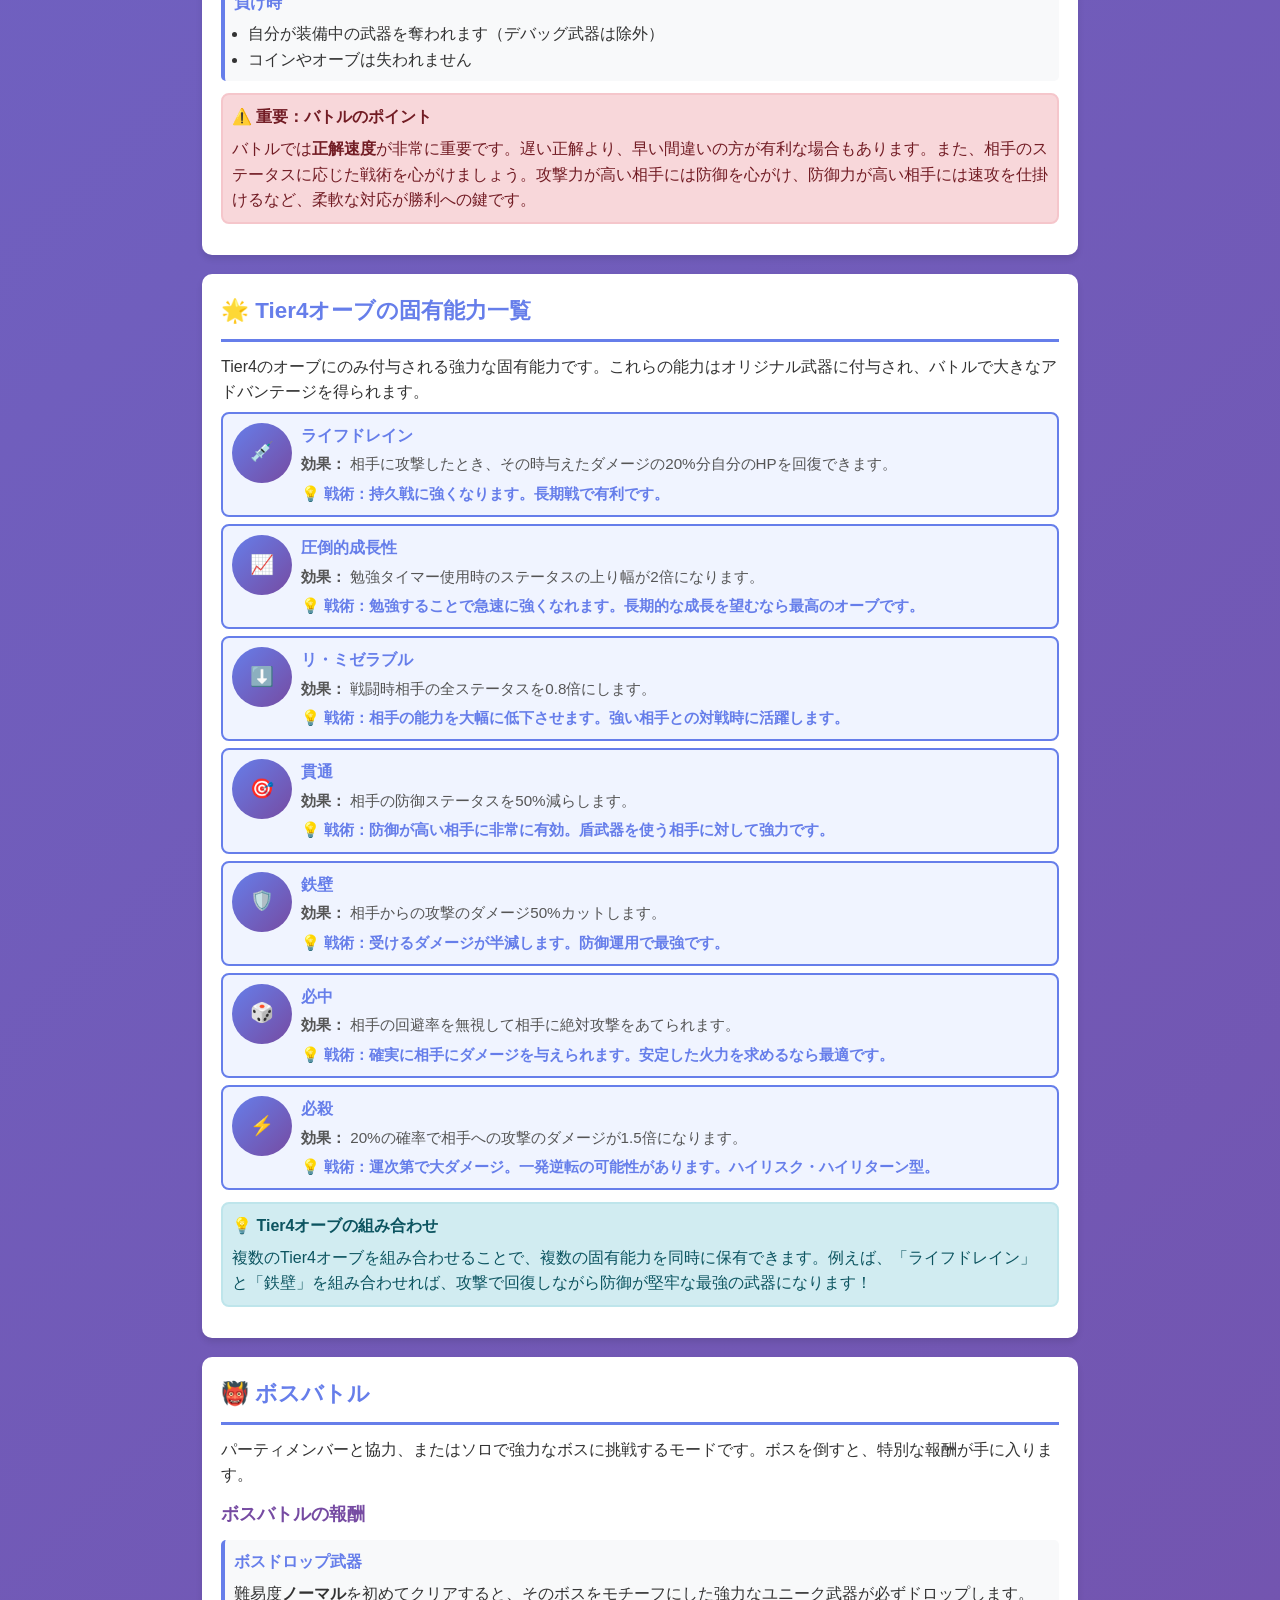
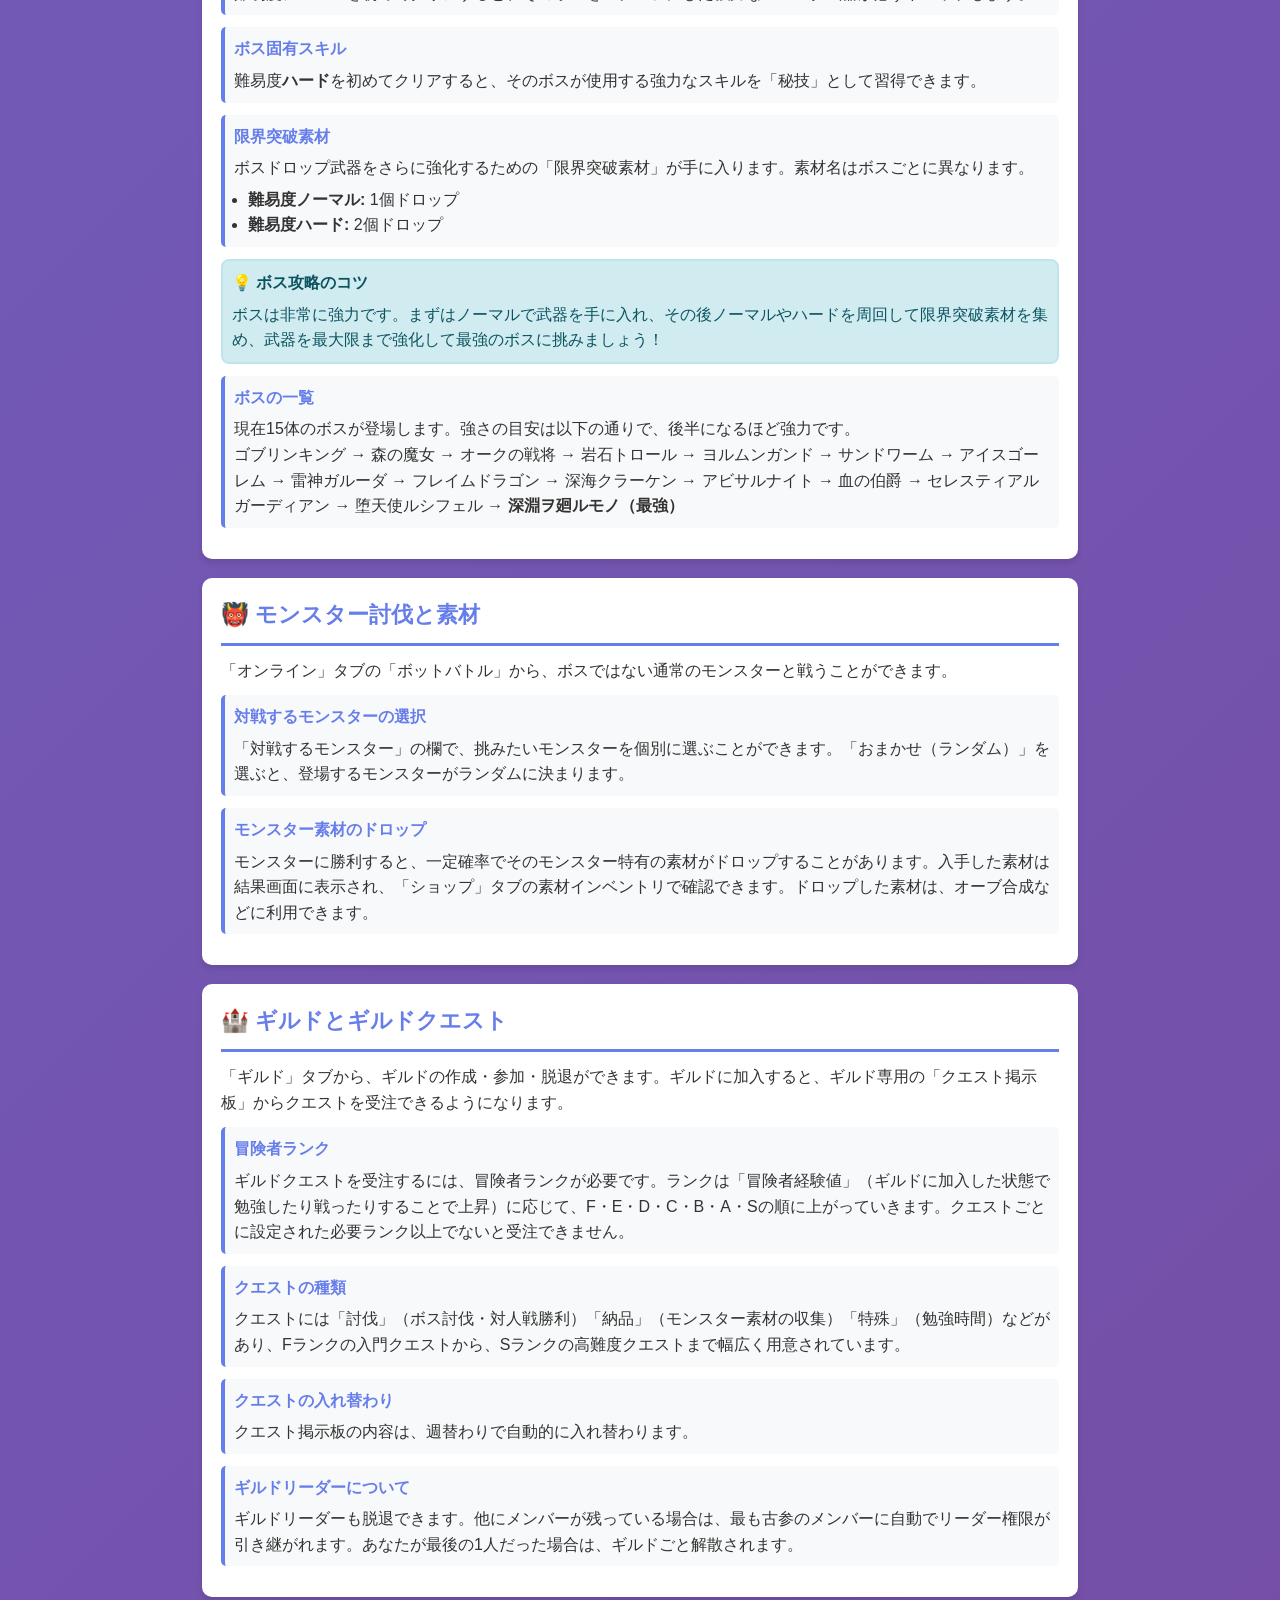
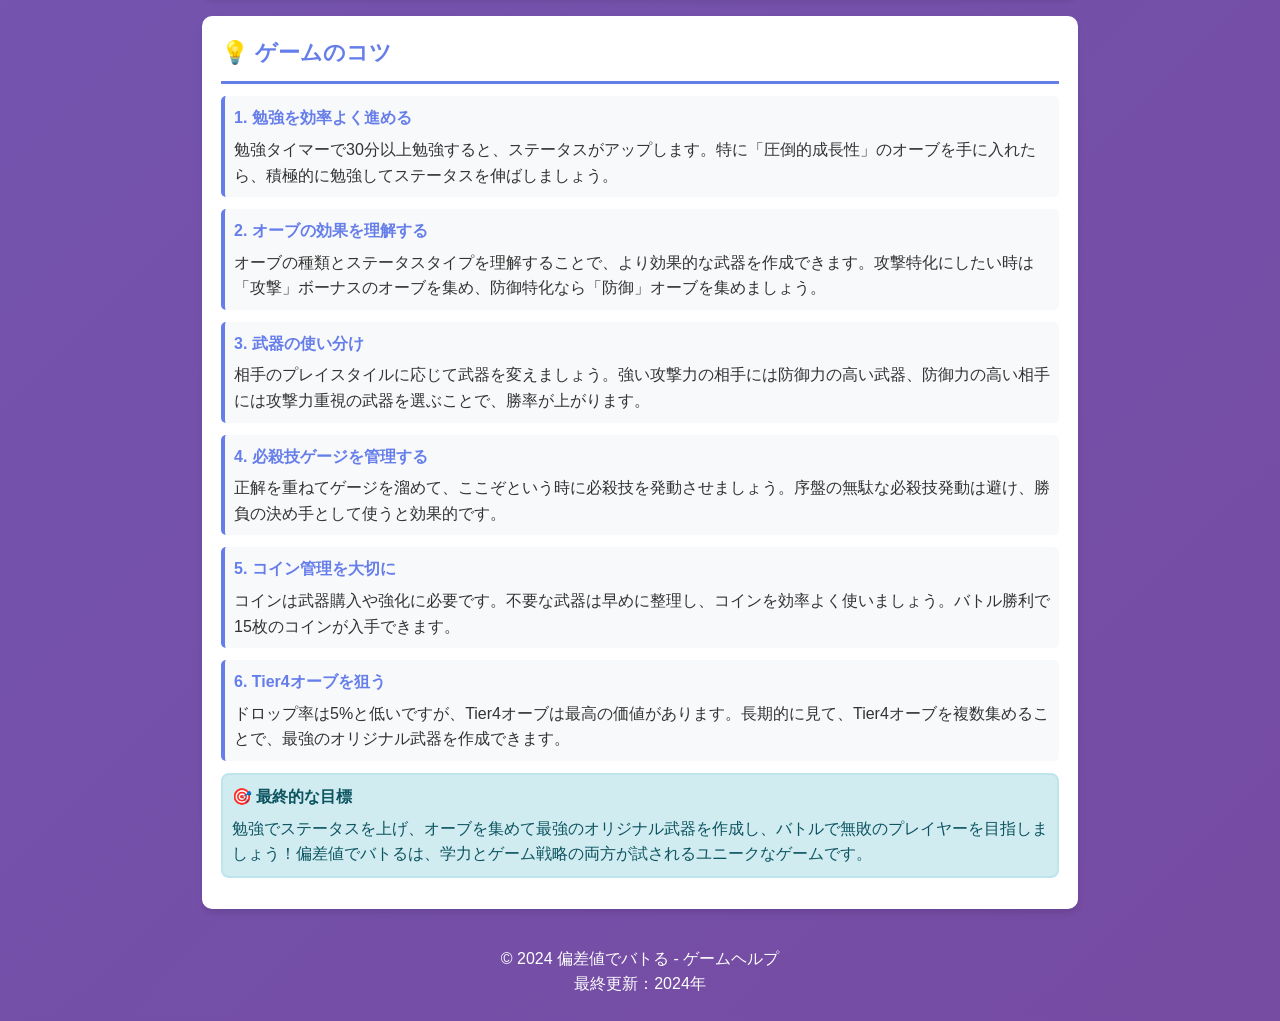
<file: client/help.html>
<!DOCTYPE html>
<html lang="ja">
<head>
    <meta charset="UTF-8">
    <meta name="viewport" content="width=device-width, initial-scale=1.0">
    <title>偏差値でバトる - ゲームヘルプ</title>
    <style>
        * {
            margin: 0;
            padding: 0;
            box-sizing: border-box;
        }

        body {
            font-family: 'Segoe UI', Tahoma, Geneva, Verdana, sans-serif;
            background: linear-gradient(135deg, #667eea 0%, #764ba2 100%);
            color: #333;
            line-height: 1.6;
        }

        .container {
            max-width: 900px;
            margin: 0 auto;
            padding: 12px;
        }

        header {
            background: white;
            padding: 19px;
            border-radius: 10px;
            margin-bottom: 19px;
            box-shadow: 0 4px 6px rgba(0, 0, 0, 0.1);
            text-align: center;
        }

        header h1 {
            color: #667eea;
            margin-bottom: 6px;
            font-size: 1.9em;
        }

        header p {
            color: #666;
            font-size: 1.1em;
        }

        .toc {
            background: white;
            padding: 12px;
            border-radius: 10px;
            margin-bottom: 19px;
            box-shadow: 0 4px 6px rgba(0, 0, 0, 0.1);
        }

        .toc h2 {
            color: #667eea;
            margin-bottom: 9px;
            border-bottom: 2px solid #667eea;
            padding-bottom: 10px;
        }

        .toc ul {
            list-style: none;
        }

        .toc li {
            margin: 5px 0;
        }

        .toc a {
            color: #667eea;
            text-decoration: none;
            font-weight: 500;
        }

        .toc a:hover {
            text-decoration: underline;
        }

        .section {
            background: white;
            padding: 19px;
            border-radius: 10px;
            margin-bottom: 19px;
            box-shadow: 0 4px 6px rgba(0, 0, 0, 0.1);
        }

        .section h2 {
            color: #667eea;
            margin-bottom: 12px;
            border-bottom: 3px solid #667eea;
            padding-bottom: 10px;
            font-size: 1.4em;
        }

        .section h3 {
            color: #764ba2;
            margin-top: 12px;
            margin-bottom: 9px;
            font-size: 1.1em;
        }

        .subsection {
            margin: 12px 0;
            padding: 9px;
            background: #f8f9fa;
            border-left: 4px solid #667eea;
            border-radius: 5px;
        }

        .subsection h4 {
            color: #667eea;
            margin-bottom: 6px;
        }

        .ability-box {
            background: #f0f4ff;
            border: 2px solid #667eea;
            border-radius: 8px;
            padding: 9px;
            margin: 7px 0;
            display: flex;
            gap: 9px;
        }

        .ability-icon {
            min-width: 60px;
            width: 60px;
            height: 60px;
            background: linear-gradient(135deg, #667eea, #764ba2);
            border-radius: 50%;
            display: flex;
            align-items: center;
            justify-content: center;
            color: white;
            font-weight: bold;
            font-size: 1.2em;
        }

        .ability-content h4 {
            color: #667eea;
            margin-bottom: 4px;
        }

        .ability-content p {
            color: #555;
            font-size: 0.95em;
        }

        .stat-info {
            display: grid;
            grid-template-columns: repeat(auto-fit, minmax(200px, 1fr));
            gap: 9px;
            margin: 12px 0;
        }

        .stat-card {
            background: linear-gradient(135deg, #667eea15, #764ba215);
            border: 1px solid #667eea;
            border-radius: 8px;
            padding: 9px;
            text-align: center;
        }

        .stat-card h4 {
            color: #667eea;
            margin-bottom: 5px;
            font-size: 1.1em;
        }

        .stat-card .description {
            color: #666;
            font-size: 0.9em;
            line-height: 1.4;
        }

        .tier-info {
            background: linear-gradient(to right, #667eea15, #764ba215);
            border: 2px solid #667eea;
            border-radius: 8px;
            padding: 12px;
            margin: 9px 0;
        }

        .tier-list {
            display: grid;
            grid-template-columns: repeat(auto-fit, minmax(220px, 1fr));
            gap: 9px;
            margin: 12px 0;
        }

        .tier-item {
            background: white;
            border: 2px solid #ddd;
            border-radius: 8px;
            padding: 9px;
        }

        .tier-name {
            background: linear-gradient(135deg, #667eea, #764ba2);
            color: white;
            padding: 6px;
            border-radius: 5px;
            font-weight: bold;
            margin-bottom: 6px;
            text-align: center;
        }

        .tier-stats {
            font-size: 0.9em;
            line-height: 1.8;
            color: #555;
        }

        .example-battle {
            background: #fff3cd;
            border: 2px solid #ffc107;
            border-radius: 8px;
            padding: 12px;
            margin: 12px 0;
        }

        .example-battle h4 {
            color: #856404;
            margin-bottom: 7px;
        }

        .example-battle p {
            color: #856404;
            margin: 5px 0;
        }

        .turn-item {
            background: #e7f3ff;
            border-left: 4px solid #0066cc;
            padding: 7px;
            margin: 6px 0;
            border-radius: 4px;
        }

        .important {
            background: #f8d7da;
            border: 2px solid #f5c6cb;
            border-radius: 8px;
            padding: 9px;
            margin: 12px 0;
        }

        .important h4 {
            color: #721c24;
            margin-bottom: 6px;
        }

        .important p {
            color: #721c24;
        }

        .tip {
            background: #d1ecf1;
            border: 2px solid #bee5eb;
            border-radius: 8px;
            padding: 9px;
            margin: 12px 0;
        }

        .tip h4 {
            color: #0c5460;
            margin-bottom: 6px;
        }

        .tip p {
            color: #0c5460;
        }

        footer {
            text-align: center;
            color: white;
            padding: 12px;
            margin-top: 25px;
        }

        table {
            width: 100%;
            border-collapse: collapse;
            margin: 12px 0;
        }

        table th {
            background: #667eea;
            color: white;
            padding: 7px;
            text-align: left;
        }

        table td {
            padding: 6px 7px;
            border-bottom: 1px solid #ddd;
        }

        table tr:nth-child(even) {
            background: #f8f9fa;
        }

        .back-to-top {
            display: inline-block;
            background: #667eea;
            color: white;
            padding: 6px 12px;
            border-radius: 5px;
            text-decoration: none;
            margin-top: 12px;
        }

        .back-to-top:hover {
            background: #764ba2;
        }
    </style>
</head>
<body>
    <div class="container">
        <header>
            <h1>🎮 偏差値でバトる</h1>
            <p>ゲームヘルプ - ゲームシステム完全ガイド</p>
        </header>

        <div class="toc">
            <h2>📑 目次</h2>
            <ul>
                <li><a href="#game-overview">ゲーム概要</a></li>
                <li><a href="#orb-system">オーブシステム</a></li>
                <li><a href="#material-system">素材システム</a></li>
                <li><a href="#weapon-system">武器システム</a></li>
                <li><a href="#skill-system">スキルシステム</a></li>
                <li><a href="#custom-skills">オリジナルスキル</a></li>
                <li><a href="#battle-system">バトルシステム</a></li>
                <li><a href="#tier4-abilities">Tier4オーブの固有能力一覧</a></li>
                <li><a href="#boss-battle">ボスバトル</a></li>
                <li><a href="#monster-battle">モンスター討伐と素材</a></li>
                <li><a href="#guild-system">ギルドとギルドクエスト</a></li>
                <li><a href="#tips">ゲームのコツ</a></li>
            </ul>
        </div>

        <!-- ゲーム概要 -->
        <div class="section">
            <h2 id="game-overview">🎯 ゲーム概要</h2>
            <p>「偏差値でバトる」は、学力をテーマにしたバトルゲームです。勉強して自分のステータスを強化し、他のプレイヤーとの戦いに勝利することで、様々な武器やオーブを集めることができます。</p>
            
            <div class="subsection">
                <h4>主な要素</h4>
                <ul style="margin-left: 14px; margin-top: 6px;">
                    <li><strong>勉強タイマー</strong>：30分勉強すると、攻撃力・防御力・速さ・HPなどのステータスが上昇します</li>
                    <li><strong>バトルシステム</strong>：クイズを早く正解して相手にダメージを与え、勝利を目指します</li>
                    <li><strong>武器システム</strong>：様々な武器を入手し、装備して戦闘力を強化できます</li>
                    <li><strong>オーブシステム</strong>：バトルで入手したオーブをカスタマイズして、自分好みの武器を作成できます</li>
                </ul>
            </div>
        </div>

        <!-- オーブシステム -->
        <div class="section">
            <h2 id="orb-system">💎 オーブシステム</h2>
            <p>オーブは、バトルで勝利した際に確率で入手できるアイテムです。オーブはステータスアップ効果を持ち、複数のオーブを組み合わせることで、自分だけのオリジナル武器を作成できます。</p>

            <h3>オーブの入手方法</h3>
            <div class="subsection">
                <h4>ドロップ条件</h4>
                <ul style="margin-left: 14px; margin-top: 6px;">
                    <li>バトルに勝利することが必要です</li>
                    <li>勝利後に<strong>50%の確率</strong>でオーブがドロップされます</li>
                    <li>一度に複数のオーブを入手することもあります</li>
                </ul>
            </div>

            <h3>オーブのティア（レア度）</h3>
            <div class="tier-list">
                <div class="tier-item">
                    <div class="tier-name">⭐ Tier1</div>
                    <div class="tier-stats">
                        <p><strong>ドロップ率：</strong> 50%</p>
                        <p><strong>ステータス上昇：</strong> +5%～+10%</p>
                        <p>最も一般的なオーブです。初心者向けです。</p>
                    </div>
                </div>
                <div class="tier-item">
                    <div class="tier-name">⭐⭐ Tier2</div>
                    <div class="tier-stats">
                        <p><strong>ドロップ率：</strong> 30%</p>
                        <p><strong>ステータス上昇：</strong> +10%～+15%</p>
                        <p>より強力な効果を持つオーブです。</p>
                    </div>
                </div>
                <div class="tier-item">
                    <div class="tier-name">⭐⭐⭐ Tier3</div>
                    <div class="tier-stats">
                        <p><strong>ドロップ率：</strong> 15%</p>
                        <p><strong>ステータス上昇：</strong> +15%～+20%</p>
                        <p>レアなオーブです。戦力を大きく強化できます。</p>
                    </div>
                </div>
                <div class="tier-item">
                    <div class="tier-name">⭐⭐⭐⭐ Tier4</div>
                    <div class="tier-stats">
                        <p><strong>ドロップ率：</strong> 5%</p>
                        <p><strong>ステータス上昇：</strong> +15%～+20%</p>
                        <p><strong>固有能力付き！</strong></p>
                        <p>最高レアリティ。強力な特殊能力が付属します。</p>
                    </div>
                </div>
            </div>

            <h3>オーブのステータスタイプ</h3>
            <p>各オーブは以下の4つのステータスのいずれかにボーナスを与えます。ランダムに決定されます。</p>
            <div class="stat-info">
                <div class="stat-card">
                    <h4>⚔️ 攻撃 (ATK)</h4>
                    <div class="description">与えるダメージが増加します。相手を素早く倒せます。</div>
                </div>
                <div class="stat-card">
                    <h4>🛡️ 防御 (DEF)</h4>
                    <div class="description">受けるダメージが減少します。耐久力が上がります。</div>
                </div>
                <div class="stat-card">
                    <h4>⚡ 速さ (SPEED)</h4>
                    <div class="description">行動順序が前後します。先制攻撃がしやすくなります。</div>
                </div>
                <div class="stat-card">
                    <h4>❤️ HP (MAXHP)</h4>
                    <div class="description">最大HPが増加します。より多くのダメージに耐えられます。</div>
                </div>
            </div>

            <h3>オーブの使い方</h3>
            <div class="subsection">
                <h4>オリジナル武器の作成</h4>
                <p>オーブを1～3個選択し、オリジナル武器を作成できます。</p>
                <ul style="margin-left: 14px; margin-top: 6px;">
                    <li>作成コスト：30コイン</li>
                    <li>使用できるオーブ：1～3個</li>
                    <li>選んだオーブの効果が武器に付与されます</li>
                    <li>Tier4のオーブを使用した場合、<strong>固有能力も付与されます</strong></li>
                </ul>
            </div>

            <h3>オーブ合成</h3>
            <div class="subsection">
                <h4>低ティアのオーブをまとめて上位に</h4>
                <p>「ショップ」タブの「オーブ合成」から、同じティアのオーブを複数消費して、より上位のティアのオーブを1個合成できます。余ったオーブの活用に便利です。</p>
                <ul style="margin-left: 14px; margin-top: 6px;">
                    <li>Tier1オーブ 5個 → Tier2オーブ 1個</li>
                    <li>Tier2オーブ 5個 → Tier3オーブ 1個</li>
                    <li>Tier3オーブ 10個 → Tier4オーブ 1個</li>
                </ul>
            </div>
        </div>

        <!-- 素材システム -->
        <div class="section">
            <h2 id="material-system">🧪 素材システム</h2>
            <p>素材は、モンスターとのバトルに勝利した際に一定確率で入手できるアイテムです。それぞれの素材には1～4の<strong>レア度</strong>が設定されており、レア度が高い素材ほど貴重で、使い道でも強力な効果を発揮します。入手した素材は「ショップ」タブの「素材管理」からいつでも確認できます。</p>

            <h3>素材の使い道</h3>
            <div class="stat-info">
                <div class="stat-card">
                    <h4>🔮 オーブ作成</h4>
                    <div class="description">素材を最大5つ選んでオーブに変換できます。選んだ素材の平均レア度が高いほど、高ティアのオーブができやすくなります。詳しくは<a href="#orb-system">オーブシステム</a>を参照してください。</div>
                </div>
                <div class="stat-card">
                    <h4>🗡️ 武器のボーナス素材</h4>
                    <div class="description">「武器の素材」として使える素材は、オリジナル武器の作成時にボーナス素材として組み込め、武器にステータスボーナスを追加できます。詳しくは<a href="#weapon-system">武器システム</a>を参照してください。</div>
                </div>
            </div>
        </div>

        <!-- 武器システム -->
        <div class="section">
            <h2 id="weapon-system">⚔️ 武器システム</h2>
            <p>武器はバトルでの戦闘力を大きく左右するアイテムです。ショップで購入する標準武器と、オーブを使用して作成するオリジナル武器があります。</p>

            <h3>武器の種類</h3>
            <div class="subsection">
                <h4>標準武器とステータス補正</h4>
                <p>各武器種類は特定のステータスに補正を与えます。多くの武器は「特殊」にも補正を持っており、中でも魔法の杖・鎌は特殊を中心とした武器です：</p>
                <table>
                    <tr>
                        <th>武器種</th>
                        <th>主なステータス</th>
                        <th>特徴</th>
                    </tr>
                    <tr>
                        <td>片手剣＋盾</td>
                        <td>防御、攻撃（特殊にも少し補正）</td>
                        <td>バランス型。堅牢です</td>
                    </tr>
                    <tr>
                        <td>長槍</td>
                        <td>攻撃、速さ（特殊にも少し補正）</td>
                        <td>攻撃重視型</td>
                    </tr>
                    <tr>
                        <td>大剣</td>
                        <td>攻撃（防御と速さは低下、特殊にも少し補正）</td>
                        <td>高火力。防御と速さが低下</td>
                    </tr>
                    <tr>
                        <td>双剣</td>
                        <td>速さ、攻撃（特殊にも少し補正）</td>
                        <td>速攻型</td>
                    </tr>
                    <tr>
                        <td>鎌</td>
                        <td>全ステータス（特殊を含む）</td>
                        <td>万能型。特殊を含む全てがバランスよく上昇します</td>
                    </tr>
                    <tr>
                        <td>ピストル</td>
                        <td>速さ、HP、特殊（攻撃にも少し補正）</td>
                        <td>技巧型。速さ・HP・特殊重視</td>
                    </tr>
                    <tr>
                        <td>刀</td>
                        <td>防御、速さ（特殊にも少し補正）</td>
                        <td>防御と速さを両立</td>
                    </tr>
                    <tr>
                        <td>魔法の杖</td>
                        <td>特殊、HP（攻撃・防御にも補正、速さは少し低下）</td>
                        <td>特殊攻撃と体力の両立型。特殊ステータスの代表的な武器</td>
                    </tr>
                    <tr>
                        <td>グローブ</td>
                        <td>攻撃、速さ（防御は少し低下、特殊にも少し補正）</td>
                        <td>接近戦特化型</td>
                    </tr>
                    <tr>
                        <td>シューズ</td>
                        <td>速さ、防御（攻撃は少し低下、特殊にも少し補正）</td>
                        <td>俊足型。素早く動き回る</td>
                    </tr>
                    <tr>
                        <td>弓</td>
                        <td>速さ、攻撃（防御は少し低下、特殊にも少し補正）</td>
                        <td>遠距離攻撃型。素早く的確に狙う</td>
                    </tr>
                    <tr>
                        <td>超能力</td>
                        <td>特殊、防御（攻撃は少し低下、HPにも少し補正）</td>
                        <td>精神力型。特殊攻撃と防御を両立</td>
                    </tr>
                </table>
            </div>

            <h3>武器のティア</h3>
            <div class="tier-info">
                <h4>購入可能な標準武器</h4>
                <ul style="margin-left: 14px;">
                    <li><strong>Tier1</strong>：30コイン（倍率1.05倍）</li>
                    <li><strong>Tier2</strong>：50コイン（倍率1.12倍）</li>
                    <li><strong>Tier3</strong>：100コイン（倍率1.20倍）</li>
                    <li><strong>ユニーク</strong>：クエスト報酬（倍率1.65倍）- 高い勝利数が必要</li>
                </ul>
            </div>

            <h3>オリジナル武器</h3>
            <div class="subsection">
                <h4>特徴</h4>
                <ul style="margin-left: 14px; margin-top: 6px;">
                    <li>自分好みにカスタマイズ可能</li>
                    <li>武器名と必殺技名を自由に設定できます</li>
                    <li>Tier4のオーブで強力な固有能力を付与できます</li>
                    <li>コインで強化することで、倍率を最大2.0倍まで上げられます</li>
                </ul>

                <h4 style="margin-top: 12px;">強化システム</h4>
                <ul style="margin-left: 14px; margin-top: 6px;">
                    <li>強化コスト：3コイン/回</li>
                    <li>倍率増加量：0.2%/回</li>
                    <li>最大倍率：2.0倍</li>
                    <li>基礎倍率：1.05倍（Tier1相当）</li>
                </ul>
            </div>

            <div class="subsection">
                <h4>ボーナス素材によるステータス強化</h4>
                <p>オリジナル武器の作成時には、オーブとは別に「武器の素材」として使える素材を<strong>最大3つ</strong>までボーナス素材として組み込めます。組み込んだ素材は消費され、武器にステータスボーナスが追加されます。</p>
                <ul style="margin-left: 14px; margin-top: 6px;">
                    <li>上がるステータス（攻撃・防御・速さ・HP・特殊）は<strong>素材の種類によって異なります</strong>。同じ素材でも複数のステータスに補正が付くものもあります。</li>
                    <li>ボーナスの倍率は<strong>素材のレア度</strong>によって変化します（レア度1で1倍、レア度2で2倍、レア度3で3倍、レア度4で4倍）。レア度の高い素材ほど、同じ素材でも大きなボーナスになります。</li>
                    <li>ボーナス素材の効果は、オーブによるステータスボーナスとは別枠で加算されるため、両方を組み合わせてさらに強力な武器を作成できます。</li>
                    <li>武器作成画面では、選択できる各素材の横に、実際に付与されるボーナス％が表示されます。</li>
                </ul>
            </div>

            <div class="subsection">
                <h4>武器の限界突破</h4>
                <p>ボスからドロップする特別な素材を使用することで、ボスドロップ武器の性能をさらに引き上げることができます。</p>
                <ul style="margin-left: 14px; margin-top: 6px;">
                    <li><strong>限界突破の方法:</strong> ボスを倒して得られる専用素材を使用します。</li>
                    <li><strong>最大回数:</strong> 各武器、最大4回まで限界突破が可能です。</li>
                    <li><strong>効果:</strong> 1回限界突破するごとに、武器の強化可能な倍率の上限が<strong>0.5</strong>上昇します。</li>
                    <li><strong>例:</strong> 元の最大倍率が2.0倍の武器は、4回限界突破すると最大4.0倍まで強化可能になります。</li>
                </ul>
            </div>

            <div class="tip">
                <h4>💡 武器選択のコツ</h4>
                <p>自分のプレイスタイルに合わせて武器を選びましょう。攻撃重視なら「大剣」「長槍」、防御重視なら「片手剣＋盾」「刀」、そしてオーブを組み合わせてオリジナル武器を作れば、自分だけの最強武器が完成します！</p>
            </div>
        </div>

        <!-- スキルシステム -->
        <div class="section">
            <h2 id="skill-system">🌳 スキルシステム</h2>
            <p>スキルシステムは、レベルアップで獲得したスキルポイントを使って、様々なスキルを解放できるシステムです。</p>

            <h3>スキルポイントの獲得</h3>
            <div class="subsection">
                <h4>獲得方法</h4>
                <ul style="margin-left: 14px; margin-top: 6px;">
                    <li>レベルアップするたびにスキルポイントを獲得できます</li>
                    <li>獲得できるポイントはレベルによって異なります</li>
                    <li>レベルが上がるほど、多くのポイントが獲得できます</li>
                </ul>
            </div>

            <h3>スキルの種類</h3>
            <div class="stat-info">
                <div class="stat-card">
                    <h4>🛡️ パッシブスキル</h4>
                    <div class="description">常に効果が発動するスキル。ステータスを永続的に強化します。</div>
                </div>
                <div class="stat-card">
                    <h4>⚡ アクティブスキル</h4>
                    <div class="description">バトル中に手動で発動するスキル。ダメージ倍率アップ、回復、デバフ付与などの効果があります。</div>
                </div>
            </div>

            <h3>スキルスロット</h3>
            <div class="subsection">
                <h4>装備システム</h4>
                <ul style="margin-left: 14px; margin-top: 6px;">
                    <li>解放したアクティブスキルは、スキルスロットに装備してバトルで使用できます</li>
                    <li>最大3つのスキルを装備可能です</li>
                    <li>ドラッグ＆ドロップでスキルをスロットに装備できます</li>
                </ul>
            </div>
        </div>

        <!-- オリジナルスキル -->
        <div class="section">
            <h2 id="custom-skills">✨ オリジナルスキル</h2>
            <p>オリジナルスキルは、100コインを消費してAIがあなた専用のカスタムスキルを作成する機能です。</p>

            <h3>スキルの作成</h3>
            <div class="subsection">
                <h4>作成方法</h4>
                <ul style="margin-left: 14px; margin-top: 6px;">
                    <li>スキル名と効果を説明すると、AIがその説明を解析してゲーム内効果を自動生成します</li>
                    <li>効果が強いほど、より高いステータスが必要になります</li>
                    <li>コスト：100コイン</li>
                </ul>
            </div>

            <h3>効果の例</h3>
            <div class="subsection">
                <h4>指定できる効果</h4>
                <ul style="margin-left: 14px; margin-top: 6px;">
                    <li><strong>ダメージ倍率</strong>：「次の攻撃のダメージを1.2倍にする」</li>
                    <li><strong>回復</strong>：「HPを30回復する」「HPの30%回復」</li>
                    <li><strong>敵へのデバフ</strong>：「敵の攻撃力を20%低下させる」「敵の防御力を低下させる」「敵の命中率を下げる」</li>
                    <li><strong>特殊効果</strong>：「必中」「防御無視」「クリティカル率アップ」</li>
                </ul>
            </div>

            <h3>AIの解釈範囲</h3>
            <div class="subsection">
                <h4>対応言語と表現</h4>
                <ul style="margin-left: 14px; margin-top: 6px;">
                    <li>AIは日本語と英語の両方に対応しています</li>
                    <li>様々な表現パターンを理解できます</li>
                    <li>具体的な数値（1.2倍、30%など）を含めることで、より正確な効果が得られます</li>
                </ul>
            </div>
        </div>

        <!-- バトルシステム -->
        <div class="section">
            <h2 id="battle-system">⚔️ バトルシステム</h2>
            <p>バトルは2人のプレイヤーが早答えクイズで競い合うシステムです。正解してダメージを相手に与え、相手のHPを0にすれば勝利です。</p>

            <h3>バトルの流れ</h3>
            <div class="example-battle">
                <h4>バトルの進行例</h4>
                <div class="turn-item">
                    <strong>ターン1</strong><br>
                    AさんとBさんにクイズが出題されます。どちらが早く正解するかで攻撃順が決まります。
                </div>
                <div class="turn-item">
                    <strong>ターン2</strong><br>
                    正解者（例：Aさん）が攻撃を選択。ダメージ計算が行われます。
                </div>
                <div class="turn-item">
                    <strong>ターン3</strong><br>
                    次のクイズが出題されます。ターンは交互に進みます。
                </div>
                <div class="turn-item">
                    <strong>バトル終了</strong><br>
                    どちらかのHPが0になった時点で、相手が勝利します。
                </div>
            </div>

            <h3>ダメージ計算</h3>
            <div class="subsection">
                <h4>基本的なダメージ計算式</h4>
                <p>ダメージ = <strong>攻撃力</strong> + <strong>速さボーナス</strong> - <strong>相手の防御力</strong></p>
                <ul style="margin-left: 14px; margin-top: 6px;">
                    <li>速さボーナス = 速さ × 0.5</li>
                    <li>相手の防御力が高いほど、ダメージが減少します</li>
                </ul>
            </div>

            <h3>特殊ステータス</h3>
            <div class="subsection">
                <p>「特殊」は攻撃力とは別に持つ、いわば"二つ目の攻撃力"です。武器の補正やスキルツリーによって成長し、コマンド選択時に「特殊」を選ぶことで、攻撃力の代わりにこのステータスを使った一撃を放てます。物理型の武器を装備しつつ、スキルツリーで特殊を鍛えるといった組み合わせ戦略も可能です。</p>
            </div>

            <h3>コマンド選択制バトル</h3>
            <div class="subsection">
                <p>問題に正解すると、そのターンにどう行動するかを以下の4つから選ぶコマンドメニューが表示されます。</p>
            </div>
            <div class="stat-info">
                <div class="stat-card">
                    <h4>⚔️ 攻撃</h4>
                    <div class="description">攻撃力をベースにダメージを与える、基本の行動です。</div>
                </div>
                <div class="stat-card">
                    <h4>🌟 特殊</h4>
                    <div class="description">攻撃力の代わりに「特殊」ステータスを使ってダメージを与えます。特殊を鍛えたキャラクターはこちらの方が高火力になります。</div>
                </div>
                <div class="stat-card">
                    <h4>🛡️ 防御</h4>
                    <div class="description">この行動を選ぶと自分からは攻撃しませんが、次に相手から受けるダメージを軽減できます。</div>
                </div>
                <div class="stat-card">
                    <h4>💥 必殺技</h4>
                    <div class="description">必殺技ゲージが満タンの時だけ選択できます。ダメージが1.5倍になる強力な一撃です。</div>
                </div>
            </div>
            <div class="subsection">
                <p>コマンドを選ぶのと同じタイミングで、アクティブスキルも選択・使用できます（正解前の待機中に選んでおくこともできます）。</p>
            </div>

            <h3>必殺技ゲージシステム</h3>
            <div class="subsection">
                <h4>仕組み</h4>
                <ul style="margin-left: 14px; margin-top: 6px;">
                    <li>ゲージ最大値：100</li>
                    <li>正解1回につき：+20増加</li>
                    <li>満タンになるとコマンドメニューで「必殺技」が選択できるようになります（ダメージ1.5倍）</li>
                    <li>必殺技を使用するとゲージは0にリセットされます</li>
                </ul>
            </div>

            <h3>バトル報酬</h3>
            <div class="subsection">
                <h4>勝利時の報酬</h4>
                <ul style="margin-left: 14px; margin-top: 6px;">
                    <li>コイン：15枚</li>
                    <li>オーブ：50%の確率でドロップ</li>
                    <li>相手の武器を奪える場合があります（デバッグ武器は除外）</li>
                </ul>

                <h4 style="margin-top: 12px;">負け時</h4>
                <ul style="margin-left: 14px; margin-top: 6px;">
                    <li>自分が装備中の武器を奪われます（デバッグ武器は除外）</li>
                    <li>コインやオーブは失われません</li>
                </ul>
            </div>

            <div class="important">
                <h4>⚠️ 重要：バトルのポイント</h4>
                <p>バトルでは<strong>正解速度</strong>が非常に重要です。遅い正解より、早い間違いの方が有利な場合もあります。また、相手のステータスに応じた戦術を心がけましょう。攻撃力が高い相手には防御を心がけ、防御力が高い相手には速攻を仕掛けるなど、柔軟な対応が勝利への鍵です。</p>
            </div>
        </div>

        <!-- Tier4オーブの固有能力 -->
        <div class="section">
            <h2 id="tier4-abilities">🌟 Tier4オーブの固有能力一覧</h2>
            <p>Tier4のオーブにのみ付与される強力な固有能力です。これらの能力はオリジナル武器に付与され、バトルで大きなアドバンテージを得られます。</p>

            <div class="ability-box">
                <div class="ability-icon">💉</div>
                <div class="ability-content">
                    <h4>ライフドレイン</h4>
                    <p><strong>効果：</strong> 相手に攻撃したとき、その時与えたダメージの20%分自分のHPを回復できます。</p>
                    <p style="margin-top: 5px; color: #667eea; font-weight: bold;">💡 戦術：持久戦に強くなります。長期戦で有利です。</p>
                </div>
            </div>

            <div class="ability-box">
                <div class="ability-icon">📈</div>
                <div class="ability-content">
                    <h4>圧倒的成長性</h4>
                    <p><strong>効果：</strong> 勉強タイマー使用時のステータスの上り幅が2倍になります。</p>
                    <p style="margin-top: 5px; color: #667eea; font-weight: bold;">💡 戦術：勉強することで急速に強くなれます。長期的な成長を望むなら最高のオーブです。</p>
                </div>
            </div>

            <div class="ability-box">
                <div class="ability-icon">⬇️</div>
                <div class="ability-content">
                    <h4>リ・ミゼラブル</h4>
                    <p><strong>効果：</strong> 戦闘時相手の全ステータスを0.8倍にします。</p>
                    <p style="margin-top: 5px; color: #667eea; font-weight: bold;">💡 戦術：相手の能力を大幅に低下させます。強い相手との対戦時に活躍します。</p>
                </div>
            </div>

            <div class="ability-box">
                <div class="ability-icon">🎯</div>
                <div class="ability-content">
                    <h4>貫通</h4>
                    <p><strong>効果：</strong> 相手の防御ステータスを50%減らします。</p>
                    <p style="margin-top: 5px; color: #667eea; font-weight: bold;">💡 戦術：防御が高い相手に非常に有効。盾武器を使う相手に対して強力です。</p>
                </div>
            </div>

            <div class="ability-box">
                <div class="ability-icon">🛡️</div>
                <div class="ability-content">
                    <h4>鉄壁</h4>
                    <p><strong>効果：</strong> 相手からの攻撃のダメージ50%カットします。</p>
                    <p style="margin-top: 5px; color: #667eea; font-weight: bold;">💡 戦術：受けるダメージが半減します。防御運用で最強です。</p>
                </div>
            </div>

            <div class="ability-box">
                <div class="ability-icon">🎲</div>
                <div class="ability-content">
                    <h4>必中</h4>
                    <p><strong>効果：</strong> 相手の回避率を無視して相手に絶対攻撃をあてられます。</p>
                    <p style="margin-top: 5px; color: #667eea; font-weight: bold;">💡 戦術：確実に相手にダメージを与えられます。安定した火力を求めるなら最適です。</p>
                </div>
            </div>

            <div class="ability-box">
                <div class="ability-icon">⚡</div>
                <div class="ability-content">
                    <h4>必殺</h4>
                    <p><strong>効果：</strong> 20%の確率で相手への攻撃のダメージが1.5倍になります。</p>
                    <p style="margin-top: 5px; color: #667eea; font-weight: bold;">💡 戦術：運次第で大ダメージ。一発逆転の可能性があります。ハイリスク・ハイリターン型。</p>
                </div>
            </div>

            <div class="tip">
                <h4>💡 Tier4オーブの組み合わせ</h4>
                <p>複数のTier4オーブを組み合わせることで、複数の固有能力を同時に保有できます。例えば、「ライフドレイン」と「鉄壁」を組み合わせれば、攻撃で回復しながら防御が堅牢な最強の武器になります！</p>
            </div>
        </div>

        <!-- ボスバトル -->
        <div class="section">
            <h2 id="boss-battle">👹 ボスバトル</h2>
            <p>パーティメンバーと協力、またはソロで強力なボスに挑戦するモードです。ボスを倒すと、特別な報酬が手に入ります。</p>

            <h3>ボスバトルの報酬</h3>
            <div class="subsection">
                <h4>ボスドロップ武器</h4>
                <p>難易度<strong>ノーマル</strong>を初めてクリアすると、そのボスをモチーフにした強力なユニーク武器が必ずドロップします。</p>
            </div>
            <div class="subsection">
                <h4>ボス固有スキル</h4>
                <p>難易度<strong>ハード</strong>を初めてクリアすると、そのボスが使用する強力なスキルを「秘技」として習得できます。</p>
            </div>
            <div class="subsection">
                <h4>限界突破素材</h4>
                <p>ボスドロップ武器をさらに強化するための「限界突破素材」が手に入ります。素材名はボスごとに異なります。</p>
                <ul style="margin-left: 14px; margin-top: 6px;">
                    <li><strong>難易度ノーマル:</strong> 1個ドロップ</li>
                    <li><strong>難易度ハード:</strong> 2個ドロップ</li>
                </ul>
            </div>
            <div class="tip">
                <h4>💡 ボス攻略のコツ</h4>
                <p>ボスは非常に強力です。まずはノーマルで武器を手に入れ、その後ノーマルやハードを周回して限界突破素材を集め、武器を最大限まで強化して最強のボスに挑みましょう！</p>
            </div>
            <div class="subsection">
                <h4>ボスの一覧</h4>
                <p>現在15体のボスが登場します。強さの目安は以下の通りで、後半になるほど強力です。</p>
                <p>ゴブリンキング → 森の魔女 → オークの戦将 → 岩石トロール → ヨルムンガンド → サンドワーム → アイスゴーレム → 雷神ガルーダ → フレイムドラゴン → 深海クラーケン → アビサルナイト → 血の伯爵 → セレスティアルガーディアン → 堕天使ルシフェル → <strong>深淵ヲ廻ルモノ（最強）</strong></p>
            </div>
        </div>

        <!-- モンスター討伐と素材 -->
        <div class="section">
            <h2 id="monster-battle">👹 モンスター討伐と素材</h2>
            <p>「オンライン」タブの「ボットバトル」から、ボスではない通常のモンスターと戦うことができます。</p>
            <div class="subsection">
                <h4>対戦するモンスターの選択</h4>
                <p>「対戦するモンスター」の欄で、挑みたいモンスターを個別に選ぶことができます。「おまかせ（ランダム）」を選ぶと、登場するモンスターがランダムに決まります。</p>
            </div>
            <div class="subsection">
                <h4>モンスター素材のドロップ</h4>
                <p>モンスターに勝利すると、一定確率でそのモンスター特有の素材がドロップすることがあります。入手した素材は結果画面に表示され、「ショップ」タブの素材インベントリで確認できます。ドロップした素材は、オーブ合成などに利用できます。</p>
            </div>
        </div>

        <!-- ギルドとギルドクエスト -->
        <div class="section">
            <h2 id="guild-system">🏰 ギルドとギルドクエスト</h2>
            <p>「ギルド」タブから、ギルドの作成・参加・脱退ができます。ギルドに加入すると、ギルド専用の「クエスト掲示板」からクエストを受注できるようになります。</p>
            <div class="subsection">
                <h4>冒険者ランク</h4>
                <p>ギルドクエストを受注するには、冒険者ランクが必要です。ランクは「冒険者経験値」（ギルドに加入した状態で勉強したり戦ったりすることで上昇）に応じて、F・E・D・C・B・A・Sの順に上がっていきます。クエストごとに設定された必要ランク以上でないと受注できません。</p>
            </div>
            <div class="subsection">
                <h4>クエストの種類</h4>
                <p>クエストには「討伐」（ボス討伐・対人戦勝利）「納品」（モンスター素材の収集）「特殊」（勉強時間）などがあり、Fランクの入門クエストから、Sランクの高難度クエストまで幅広く用意されています。</p>
            </div>
            <div class="subsection">
                <h4>クエストの入れ替わり</h4>
                <p>クエスト掲示板の内容は、週替わりで自動的に入れ替わります。</p>
            </div>
            <div class="subsection">
                <h4>ギルドリーダーについて</h4>
                <p>ギルドリーダーも脱退できます。他にメンバーが残っている場合は、最も古参のメンバーに自動でリーダー権限が引き継がれます。あなたが最後の1人だった場合は、ギルドごと解散されます。</p>
            </div>
        </div>

        <!-- ゲームのコツ -->
        <div class="section">
            <h2 id="tips">💡 ゲームのコツ</h2>

            <div class="subsection">
                <h4>1. 勉強を効率よく進める</h4>
                <p>勉強タイマーで30分以上勉強すると、ステータスがアップします。特に「圧倒的成長性」のオーブを手に入れたら、積極的に勉強してステータスを伸ばしましょう。</p>
            </div>

            <div class="subsection">
                <h4>2. オーブの効果を理解する</h4>
                <p>オーブの種類とステータスタイプを理解することで、より効果的な武器を作成できます。攻撃特化にしたい時は「攻撃」ボーナスのオーブを集め、防御特化なら「防御」オーブを集めましょう。</p>
            </div>

            <div class="subsection">
                <h4>3. 武器の使い分け</h4>
                <p>相手のプレイスタイルに応じて武器を変えましょう。強い攻撃力の相手には防御力の高い武器、防御力の高い相手には攻撃力重視の武器を選ぶことで、勝率が上がります。</p>
            </div>

            <div class="subsection">
                <h4>4. 必殺技ゲージを管理する</h4>
                <p>正解を重ねてゲージを溜めて、ここぞという時に必殺技を発動させましょう。序盤の無駄な必殺技発動は避け、勝負の決め手として使うと効果的です。</p>
            </div>

            <div class="subsection">
                <h4>5. コイン管理を大切に</h4>
                <p>コインは武器購入や強化に必要です。不要な武器は早めに整理し、コインを効率よく使いましょう。バトル勝利で15枚のコインが入手できます。</p>
            </div>

            <div class="subsection">
                <h4>6. Tier4オーブを狙う</h4>
                <p>ドロップ率は5%と低いですが、Tier4オーブは最高の価値があります。長期的に見て、Tier4オーブを複数集めることで、最強のオリジナル武器を作成できます。</p>
            </div>

            <div class="tip">
                <h4>🎯 最終的な目標</h4>
                <p>勉強でステータスを上げ、オーブを集めて最強のオリジナル武器を作成し、バトルで無敗のプレイヤーを目指しましょう！偏差値でバトるは、学力とゲーム戦略の両方が試されるユニークなゲームです。</p>
            </div>
        </div>

        <footer>
            <p>© 2024 偏差値でバトる - ゲームヘルプ</p>
            <p>最終更新：2024年</p>
        </footer>
    </div>
</body>
</html>
</file>
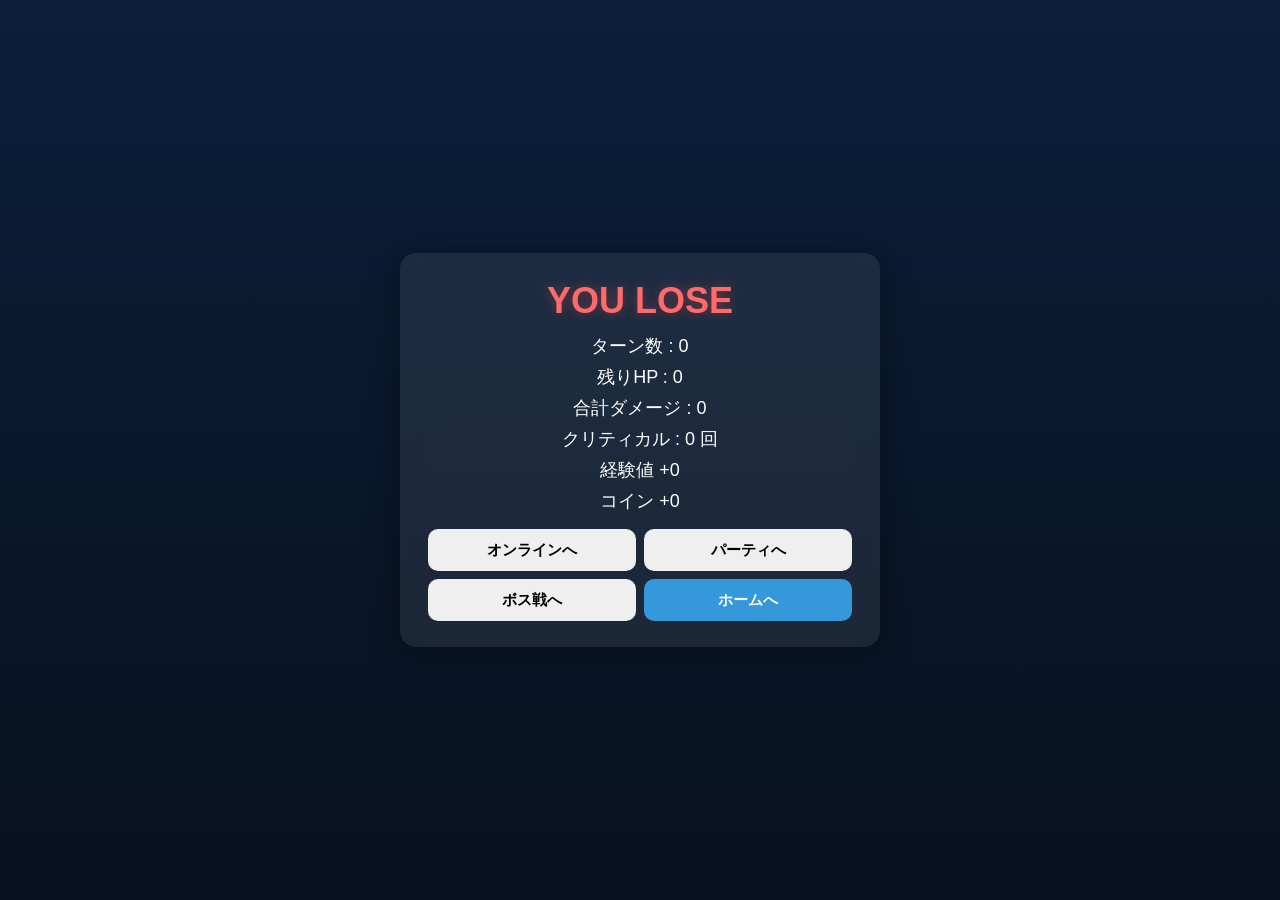
<file: client/result.html>
<!DOCTYPE html>
<html lang="ja">
<head>
<meta charset="UTF-8">
<meta http-equiv="Content-Type" content="text/html; charset=UTF-8">
<meta name="viewport" content="width=device-width, initial-scale=1.0, viewport-fit=cover">
<title>School Battle - 結果</title>
<meta name="theme-color" content="#667eea">
<link rel="manifest" href="/manifest.json">
<link rel="apple-touch-icon" href="images/icons/icon-192x192.png">
<link rel="stylesheet" href="css/result.css?v=1783932440567">
<script>
if ('serviceWorker' in navigator) {
  window.addEventListener('load', () => {
    navigator.serviceWorker.register('/sw.js', { scope: '/' })
      .then(registration => console.log('ServiceWorker registered'))
      .catch(error => console.log('ServiceWorker registration failed'));
  });
}
</script>
</head>
<body>
<div id="resultCard">
    <h1 id="resultTitle"></h1>
    <div class="result-stats">
        <p id="turnText"></p>
        <p id="hpText"></p>
        <p id="damageText"></p>
        <p id="criticalText"></p>
        <p id="xpGainText"></p>
        <p id="coinGainText"></p>
        <p id="stealText" style="display:none"></p>
        <p id="orbText" style="display:none; color: #ffd700; font-weight: bold;"></p>
        <p id="materialDropText" style="display:none; color: #2ecc71; font-weight: bold;"></p>
        <p id="bossWeaponDropText" style="display:none; color: #ff4757; font-weight: bold;"></p>
        <p id="limitBreakMaterialText" style="display:none; color: #3742fa; font-weight: bold;"></p>
        <p id="bossSkillDropText" style="display:none; color: #f0932b; font-weight: bold;"></p>
    </div>
    <div class="buttonArea">
        <button type="button" id="retryBtn" class="btn btn-primary" style="display:none;">もう一度戦う</button>
        <button type="button" id="onlineBtn" class="btn btn-secondary" style="display:none;">オンラインへ</button>
        <button type="button" id="partyBtn" class="btn btn-secondary" style="display:none;">パーティへ</button>
        <button type="button" id="bossBtn" class="btn btn-secondary" style="display:none;">ボス戦へ</button>
        <button type="button" id="homeBtn" class="btn">ホームへ</button>
    </div>
</div>

<!-- PWA Install Prompt -->
<div id="install-popup" class="modal-overlay" style="display: none;">
    <div class="modal-content">
        <h2>アプリとしてインストール</h2>
        <p>このアプリをホーム画面に追加して、より快適に利用しませんか？</p>
        <div class="button-group">
            <button id="install-btn" class="btn btn-primary">インストール</button>
            <button id="dismiss-install-btn" class="btn">後で</button>
        </div>
    </div>
</div>

<style>
.modal-overlay {
    position: fixed;
    top: 0;
    left: 0;
    width: 100%;
    height: 100%;
    background: rgba(0, 0, 0, 0.7);
    display: none;
    justify-content: center;
    align-items: center;
    z-index: 10000;
}

.modal-content {
    background: #1c1e22;
    padding: 20px;
    border-radius: 10px;
    max-width: 400px;
    text-align: center;
    border: 2px solid #3498db;
}

.modal-content h2 {
    color: #3498db;
    margin-bottom: 15px;
}

.modal-content p {
    color: #ecf0f1;
    margin-bottom: 20px;
}

.button-group {
    display: flex;
    gap: 10px;
    justify-content: center;
}

.button-group .btn {
    padding: 10px 20px;
    border: none;
    border-radius: 5px;
    cursor: pointer;
    font-size: 16px;
}

.button-group .btn-primary {
    background: #3498db;
    color: white;
}

.button-group .btn {
    background: #7f8c8d;
    color: white;
}
</style>

<script src="js/i18n.js?v=1783932440567"></script>
<script src="js/stats.js?v=1783932440567"></script>
<script src="js/weapons.js?v=1783932440567"></script>
<script src="js/skillTree.js?v=1783932440567"></script>
<script src="js/materials.js?v=1783932440567"></script>
<script src="js/boss.js?v=1783932440567"></script>
<script src="js/mission.js?v=1783932440567"></script>
<script src="js/guild.js?v=1783932440567"></script>
<script src="js/result.js?v=1783932440567"></script>
</body>
</html>
</file>
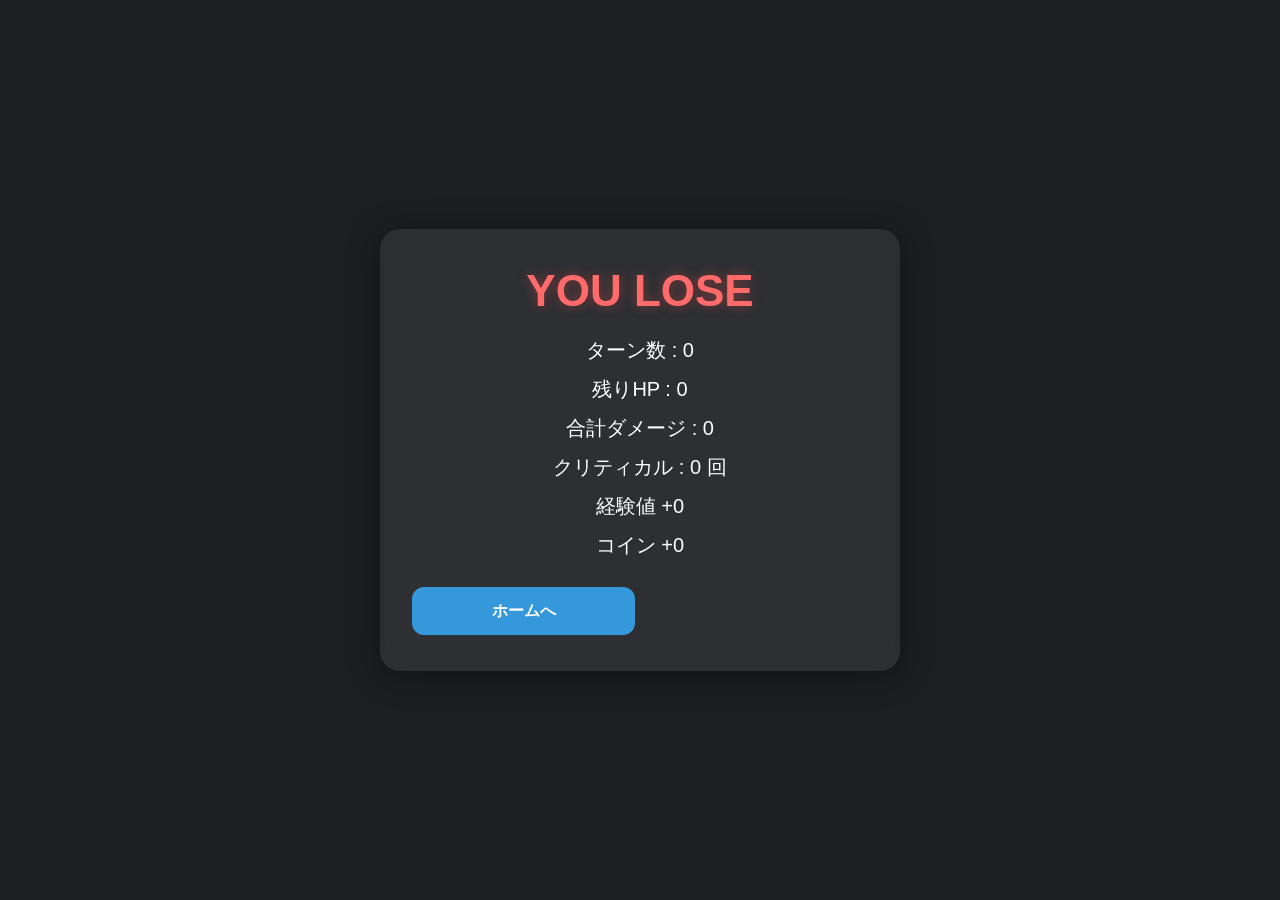
<file: -deviation-battle/client/result.html>
<!DOCTYPE html>
<html lang="ja">
<head>
<meta charset="UTF-8">
<meta http-equiv="Content-Type" content="text/html; charset=UTF-8">
<meta name="viewport" content="width=device-width, initial-scale=1.0, viewport-fit=cover">
<title>School Battle - Result</title>
<link rel="stylesheet" href="css/result.css?v=1783932440567">
</head>
<body>
<div id="resultCard">
    <h1 id="resultTitle"></h1>
    <div class="result-stats">
        <p id="turnText"></p>
        <p id="hpText"></p>
        <p id="damageText"></p>
        <p id="criticalText"></p>
        <p id="xpGainText"></p>
        <p id="coinGainText"></p>
        <p id="stealText" style="display:none"></p>
        <p id="orbText" style="display:none; color: #ffd700; font-weight: bold;"></p>
    </div>
    <div class="buttonArea">
        <button type="button" id="homeBtn" class="btn">ホームへ</button>
    </div>
</div>
<script src="js/i18n.js?v=1783932440567"></script>
<script src="js/stats.js?v=1783932440567"></script>
<script src="js/weapons.js?v=1783932440567"></script>
<script src="js/result.js?v=1783932440567"></script>
</body>
</html>
</file>
<file: client/css/result.css>
*,
*::before,
*::after {
    margin: 0;
    padding: 0;
    box-sizing: border-box;
}

html {
    -webkit-text-size-adjust: 100%;
}

body {
    min-height: 100vh;
    min-height: 100dvh;
    background: linear-gradient(180deg, #0b1f3a, #08111f);
    display: flex;
    justify-content: center;
    align-items: center;
    color: #fff;
    font-family: "Hiragino Sans", "Hiragino Kaku Gothic ProN", "Yu Gothic UI", "Meiryo", sans-serif;
    padding: 12px;
    padding-bottom: max(12px, env(safe-area-inset-bottom));
}

#resultCard {
    width: 100%;
    max-width: 480px;
    background: rgba(255, 255, 255, 0.08);
    backdrop-filter: blur(12px);
    border-radius: 16px;
    padding: 18px 16px;
    text-align: center;
    box-shadow: 0 4px 32px rgba(0, 0, 0, 0.4);
}

#resultTitle {
    font-size: clamp(1.5rem, 7vw, 2.25rem);
    margin-bottom: 12px;
    line-height: 1.2;
}

.result-stats p {
    font-size: clamp(0.9375rem, 3.6vw, 1.125rem);
    margin: 7px 0;
}

.buttonArea {
    display: grid;
    gap: 8px;
    margin-top: 16px;
}

.btn {
    width: 100%;
    min-height: 42px;
    padding: 10px 14px;
    font-size: 0.9375rem;
    font-weight: 600;
    border: none;
    border-radius: 10px;
    cursor: pointer;
    touch-action: manipulation;
    transition: transform 0.15s;
}

.btn:active {
    transform: scale(0.98);
}

#retryBtn {
    background: #1abc9c;
    color: #fff;
}

#homeBtn {
    background: #3498db;
    color: #fff;
}

.win {
    color: #ffe600;
    text-shadow: 0 0 12px rgba(255, 230, 0, 0.5);
}

.lose {
    color: #ff6b6b;
    text-shadow: 0 0 12px rgba(255, 77, 77, 0.4);
}

@media (min-width: 480px) {
    .buttonArea {
        grid-template-columns: 1fr 1fr;
    }

    #resultCard {
        padding: 26px 28px;
    }
}
</file>
<file: -deviation-battle/client/css/result.css>
*,
*::before,
*::after {
    margin: 0;
    padding: 0;
    box-sizing: border-box;
}

html {
    -webkit-text-size-adjust: 100%;
}

body {
    min-height: 100vh;
    min-height: 100dvh;
    background: #1c1e22;
    display: flex;
    justify-content: center;
    align-items: center;
    color: #fff;
    font-family: "Hiragino Sans", "Hiragino Kaku Gothic ProN", "Yu Gothic UI", "Meiryo", sans-serif;
    padding: 16px;
    padding-bottom: max(16px, env(safe-area-inset-bottom));
}

#resultCard {
    width: 100%;
    max-width: 520px;
    background: rgba(255, 255, 255, 0.08);
    backdrop-filter: blur(12px);
    border-radius: 20px;
    padding: 28px 20px;
    text-align: center;
    box-shadow: 0 4px 32px rgba(0, 0, 0, 0.4);
}

#resultTitle {
    font-size: clamp(1.75rem, 8vw, 2.75rem);
    margin-bottom: 20px;
    line-height: 1.2;
}

.result-stats p {
    font-size: clamp(1rem, 4vw, 1.25rem);
    margin: 12px 0;
}

.buttonArea {
    display: grid;
    gap: 10px;
    margin-top: 28px;
}

.btn {
    width: 100%;
    min-height: 48px;
    padding: 12px 16px;
    font-size: 1rem;
    font-weight: 600;
    border: none;
    border-radius: 12px;
    cursor: pointer;
    touch-action: manipulation;
    transition: transform 0.15s;
}

.btn:active {
    transform: scale(0.98);
}

#retryBtn {
    background: #1abc9c;
    color: #fff;
}

#homeBtn {
    background: #3498db;
    color: #fff;
}

.win {
    color: #ffe600;
    text-shadow: 0 0 12px rgba(255, 230, 0, 0.5);
}

.lose {
    color: #ff6b6b;
    text-shadow: 0 0 12px rgba(255, 77, 77, 0.4);
}

@media (min-width: 480px) {
    .buttonArea {
        grid-template-columns: 1fr 1fr;
    }

    #resultCard {
        padding: 36px 32px;
    }
}
</file>
